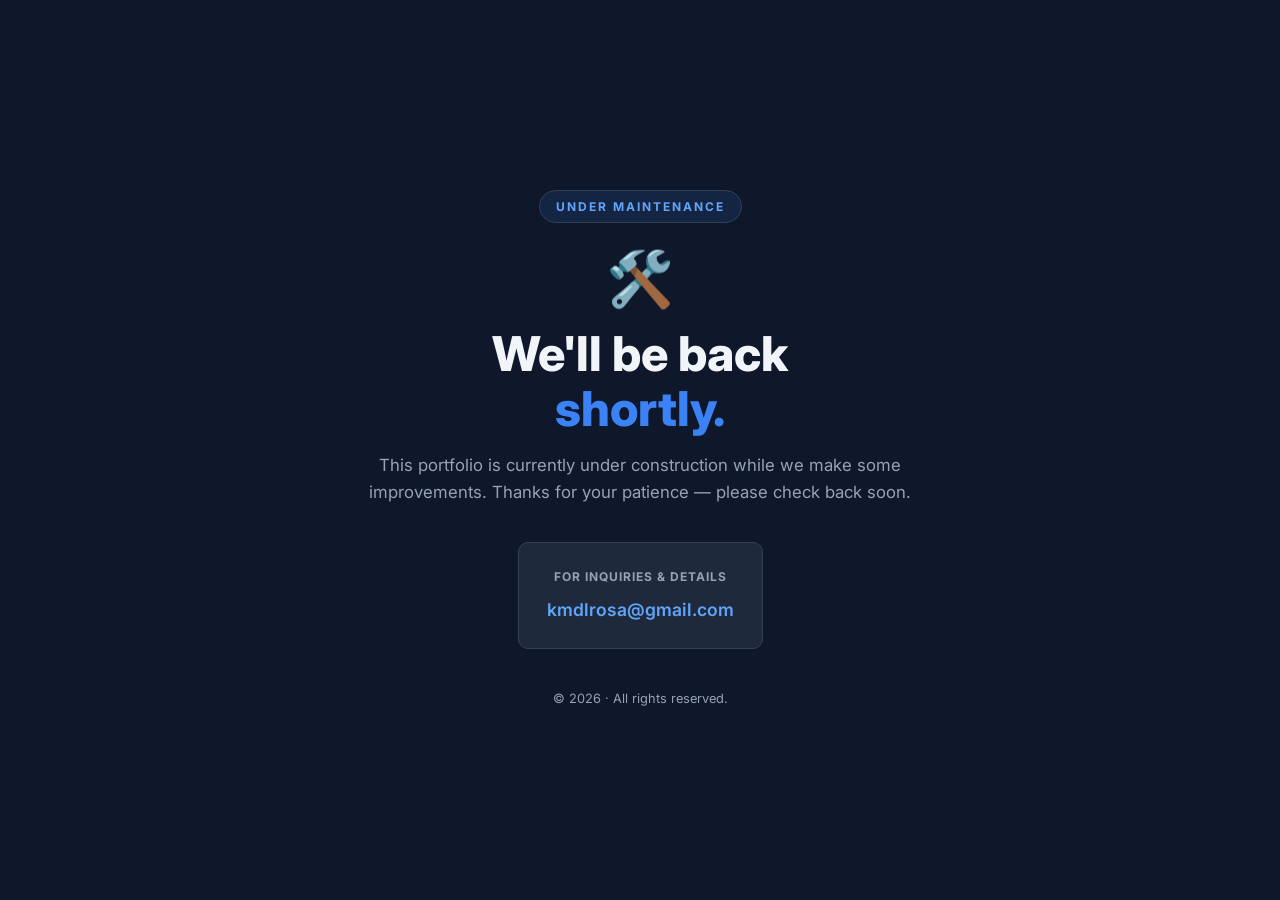
<file: portfolio-projects/index.html>
<!DOCTYPE html>
<html lang="en">

<head>
    <meta charset="UTF-8" />
    <meta name="viewport" content="width=device-width, initial-scale=1.0" />
    <title>Under Maintenance — Portfolio</title>
    <meta name="description" content="This portfolio is currently under maintenance." />
    <link rel="preconnect" href="https://fonts.googleapis.com" />
    <link href="https://fonts.googleapis.com/css2?family=Inter:wght@400;500;600;700;800&display=swap"
        rel="stylesheet" />
    <style>
        *,
        *::before,
        *::after {
            box-sizing: border-box;
            margin: 0;
            padding: 0;
        }

        :root {
            --bg: #0f172a;
            --bg2: #1e293b;
            --accent: #3b82f6;
            --accent2: #60a5fa;
            --text: #f1f5f9;
            --muted: #94a3b8;
            --border: #334155;
            --card: #1e293b;
            --radius: 10px;
            --font: 'Inter', sans-serif;
        }

        body {
            font-family: var(--font);
            background: var(--bg);
            color: var(--text);
            min-height: 100vh;
            display: flex;
            align-items: center;
            justify-content: center;
            padding: 40px 24px;
            line-height: 1.6;
        }

        .maintenance {
            text-align: center;
            max-width: 560px;
        }

        .badge {
            display: inline-block;
            background: rgba(59, 130, 246, 0.12);
            color: var(--accent2);
            border: 1px solid var(--border);
            border-radius: 999px;
            padding: 6px 16px;
            font-size: 0.75rem;
            font-weight: 700;
            letter-spacing: 2px;
            text-transform: uppercase;
            margin-bottom: 28px;
        }

        .icon {
            font-size: 3.4rem;
            line-height: 1;
            margin-bottom: 20px;
        }

        h1 {
            font-size: clamp(2rem, 5vw, 3rem);
            font-weight: 800;
            line-height: 1.15;
            margin-bottom: 16px;
        }

        h1 span {
            color: var(--accent);
        }

        p.lead {
            color: var(--muted);
            font-size: 1.05rem;
            margin-bottom: 36px;
        }

        .contact-card {
            background: var(--card);
            border: 1px solid var(--border);
            border-radius: var(--radius);
            padding: 24px 28px;
            display: inline-flex;
            flex-direction: column;
            align-items: center;
            gap: 10px;
        }

        .contact-card .label {
            font-size: 0.75rem;
            font-weight: 700;
            letter-spacing: 1px;
            color: var(--muted);
            text-transform: uppercase;
        }

        .contact-card a {
            color: var(--accent2);
            font-size: 1.1rem;
            font-weight: 600;
            text-decoration: none;
        }

        .contact-card a:hover {
            text-decoration: underline;
        }

        footer {
            margin-top: 40px;
            color: var(--muted);
            font-size: 0.8rem;
        }
    </style>
</head>

<body>
    <main class="maintenance">
        <span class="badge">Under Maintenance</span>
        <div class="icon">🛠️</div>
        <h1>We'll be back<br><span>shortly.</span></h1>
        <p class="lead">
            This portfolio is currently under construction while we make some
            improvements. Thanks for your patience — please check back soon.
        </p>
        <div class="contact-card">
            <span class="label">For inquiries &amp; details</span>
            <a href="mailto:kmdlrosa@gmail.com">kmdlrosa@gmail.com</a>
        </div>
        <footer>&copy; 2026 · All rights reserved.</footer>
    </main>
</body>

</html>
</file>
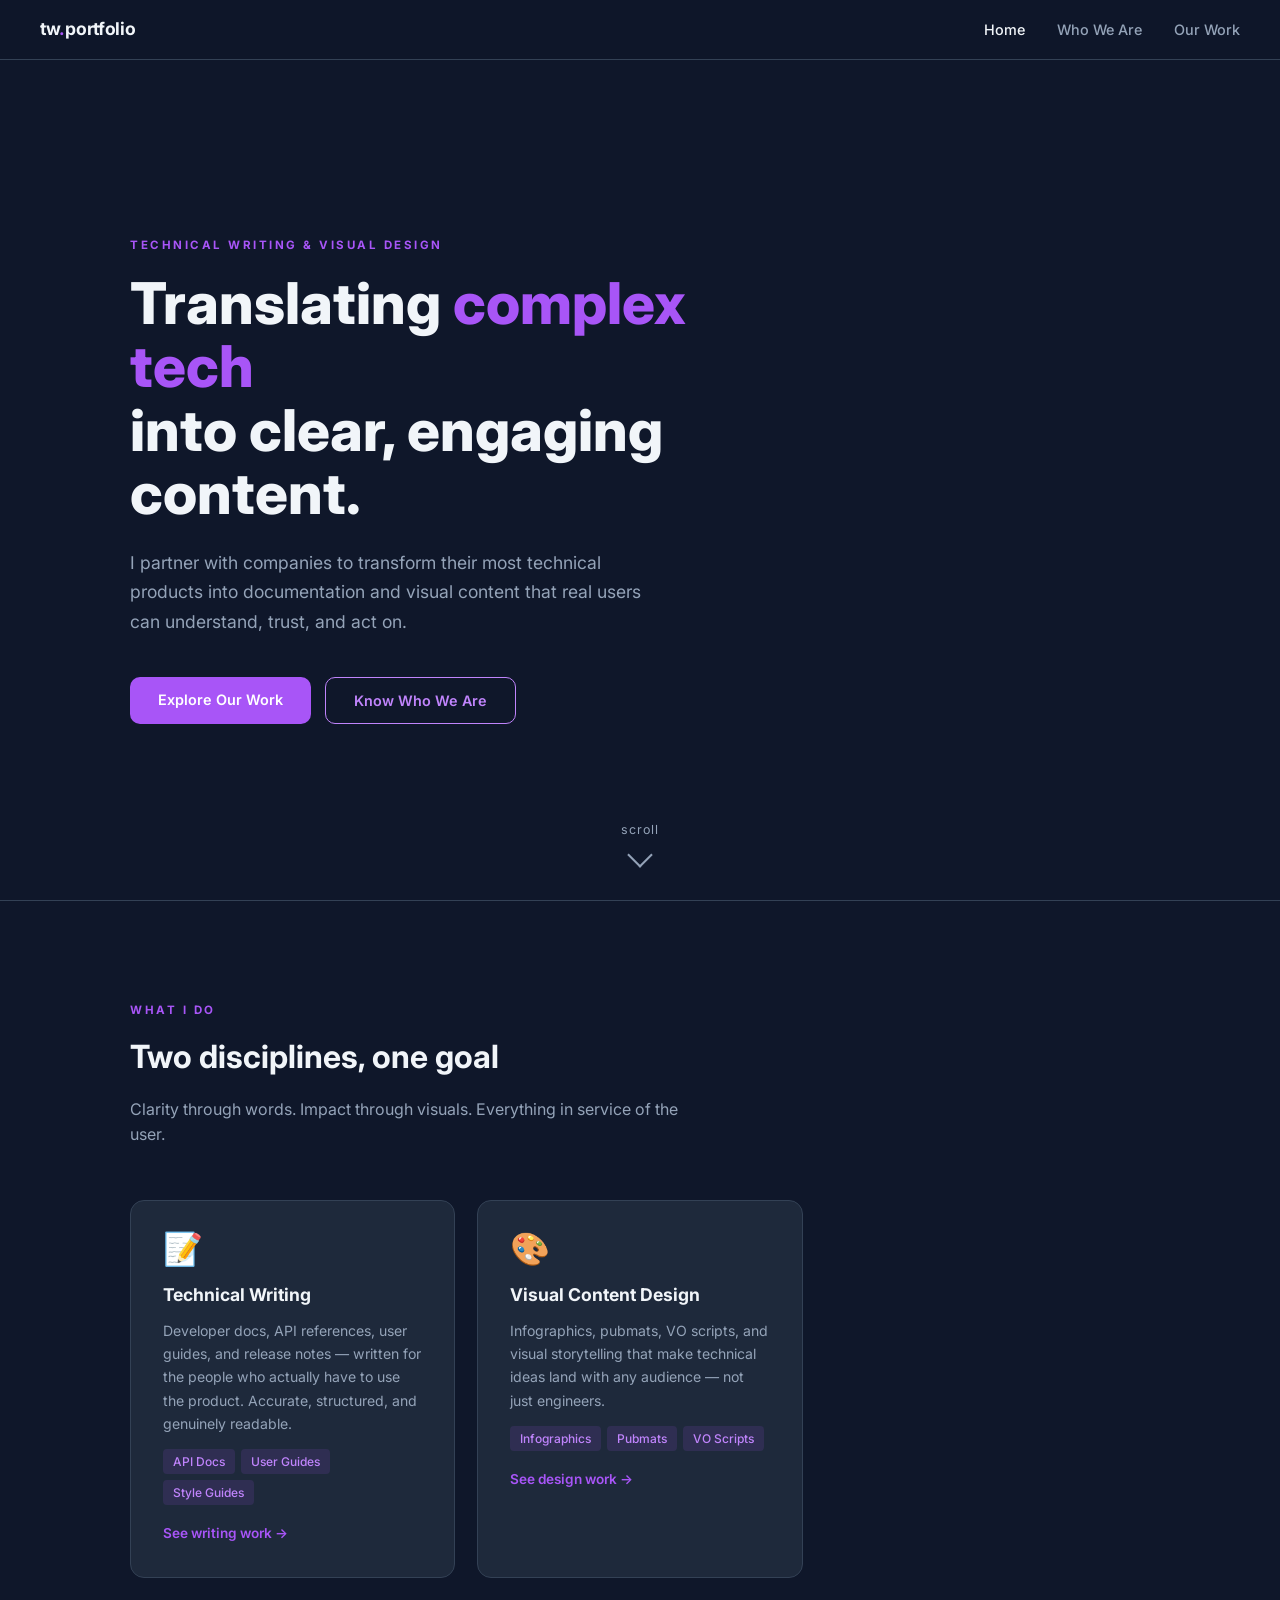
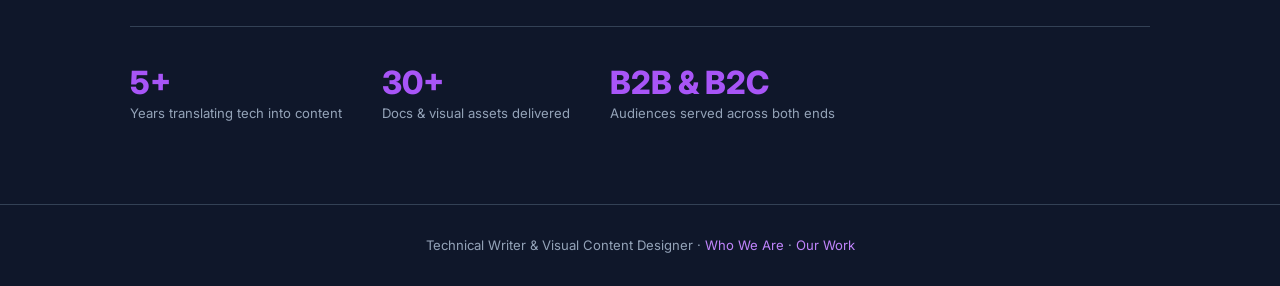
<file: portfolio-projects/09-writing-and-design/index.html>
<!DOCTYPE html>
<html lang="en">

<head>
    <meta charset="UTF-8" />
    <meta name="viewport" content="width=device-width, initial-scale=1.0" />
    <title>Technical Writer & Visual Content Designer</title>
    <link rel="preconnect" href="https://fonts.googleapis.com" />
    <link href="https://fonts.googleapis.com/css2?family=Inter:wght@400;500;600;700;800&display=swap"
        rel="stylesheet" />
    <link rel="stylesheet" href="style.css" />
</head>

<body>

    <nav>
        <div class="nav-logo" onclick="window.location='index.html'">tw<span>.</span>portfolio</div>
        <div class="nav-links">
            <a href="index.html" class="active">Home</a>
            <a href="who-we-are.html">Who We Are</a>
            <a href="explore-our-work.html">Our Work</a>
        </div>
    </nav>

    <!-- ── Hero ── -->
    <div class="hero">
        <div class="hero-content">
            <p class="hero-eyebrow">Technical Writing &amp; Visual Design</p>
            <h1 class="hero-title">
                Translating <span>complex tech</span><br>
                into clear, engaging<br>
                content.
            </h1>
            <p class="hero-subtitle">
                I partner with companies to transform their most technical products into documentation and visual
                content
                that real users can understand, trust, and act on.
            </p>
            <div class="hero-cta">
                <a href="explore-our-work.html" class="btn btn-primary">Explore Our Work</a>
                <a href="who-we-are.html" class="btn btn-outline">Know Who We Are</a>
            </div>
        </div>
        <div class="hero-scroll">
            <span>scroll</span>
            <div class="arrow"></div>
        </div>
    </div>

    <hr class="divider" />

    <!-- ── What I Do strip ── -->
    <section>
        <p class="section-label">What I Do</p>
        <h2 class="section-title">Two disciplines, one goal</h2>
        <p class="section-sub">Clarity through words. Impact through visuals. Everything in service of the user.</p>

        <div class="service-grid">
            <div class="card">
                <div class="card-icon">📝</div>
                <h3>Technical Writing</h3>
                <p>
                    Developer docs, API references, user guides, and release notes — written for the people who
                    actually have to use the product. Accurate, structured, and genuinely readable.
                </p>
                <div class="tag-row">
                    <span class="tag">API Docs</span>
                    <span class="tag">User Guides</span>
                    <span class="tag">Style Guides</span>
                </div>
                <a href="explore-our-work.html#technical-writing" class="link-arrow">See writing work →</a>
            </div>

            <div class="card">
                <div class="card-icon">🎨</div>
                <h3>Visual Content Design</h3>
                <p>
                    Infographics, pubmats, VO scripts, and visual storytelling that make technical ideas land with
                    any audience — not just engineers.
                </p>
                <div class="tag-row">
                    <span class="tag">Infographics</span>
                    <span class="tag">Pubmats</span>
                    <span class="tag">VO Scripts</span>
                </div>
                <a href="explore-our-work.html#visual-content" class="link-arrow">See design work →</a>
            </div>
        </div>

        <div class="stat-strip">
            <div class="stat-item">
                <div class="stat-num">5+</div>
                <div class="stat-label">Years translating tech into content</div>
            </div>
            <div class="stat-item">
                <div class="stat-num">30+</div>
                <div class="stat-label">Docs &amp; visual assets delivered</div>
            </div>
            <div class="stat-item">
                <div class="stat-num">B2B &amp; B2C</div>
                <div class="stat-label">Audiences served across both ends</div>
            </div>
        </div>
    </section>

    <footer>
        <p>Technical Writer &amp; Visual Content Designer · <a href="who-we-are.html">Who We Are</a> · <a
                href="explore-our-work.html">Our Work</a></p>
    </footer>

</body>

</html>
</file>
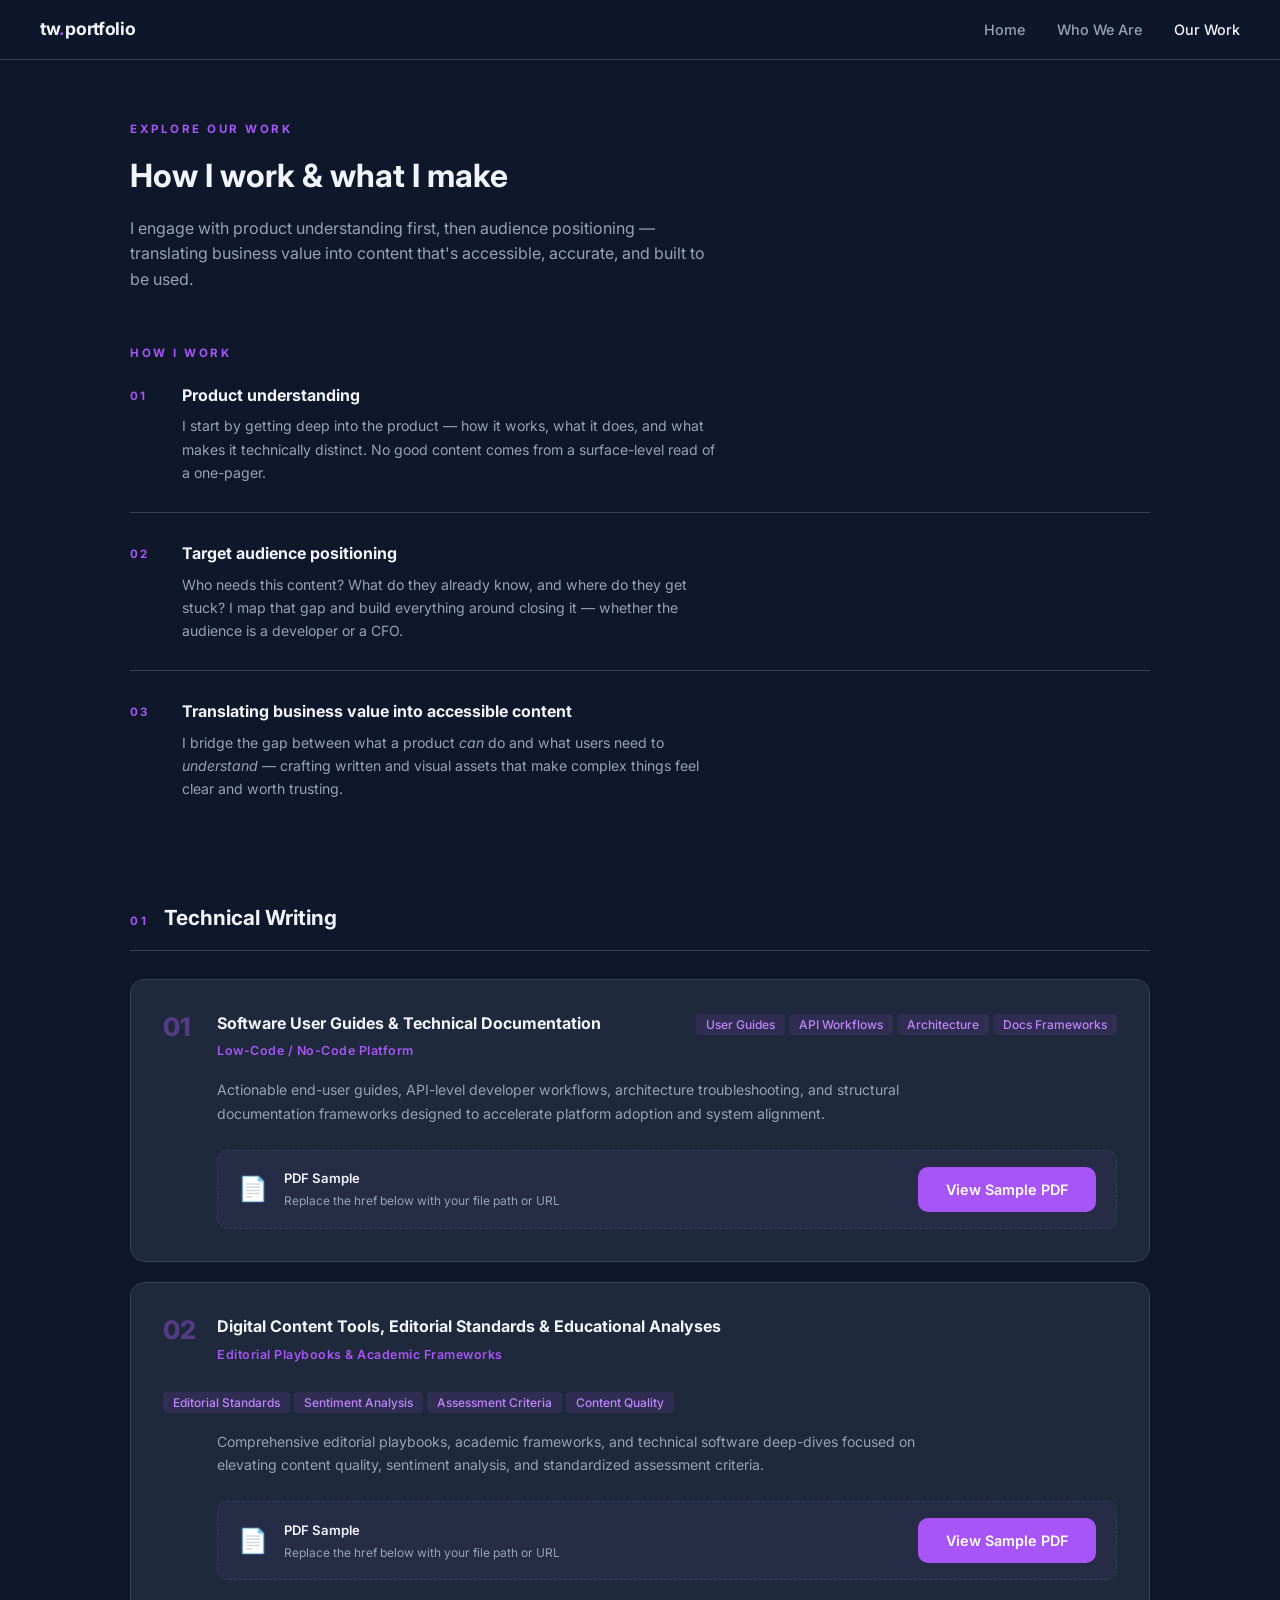
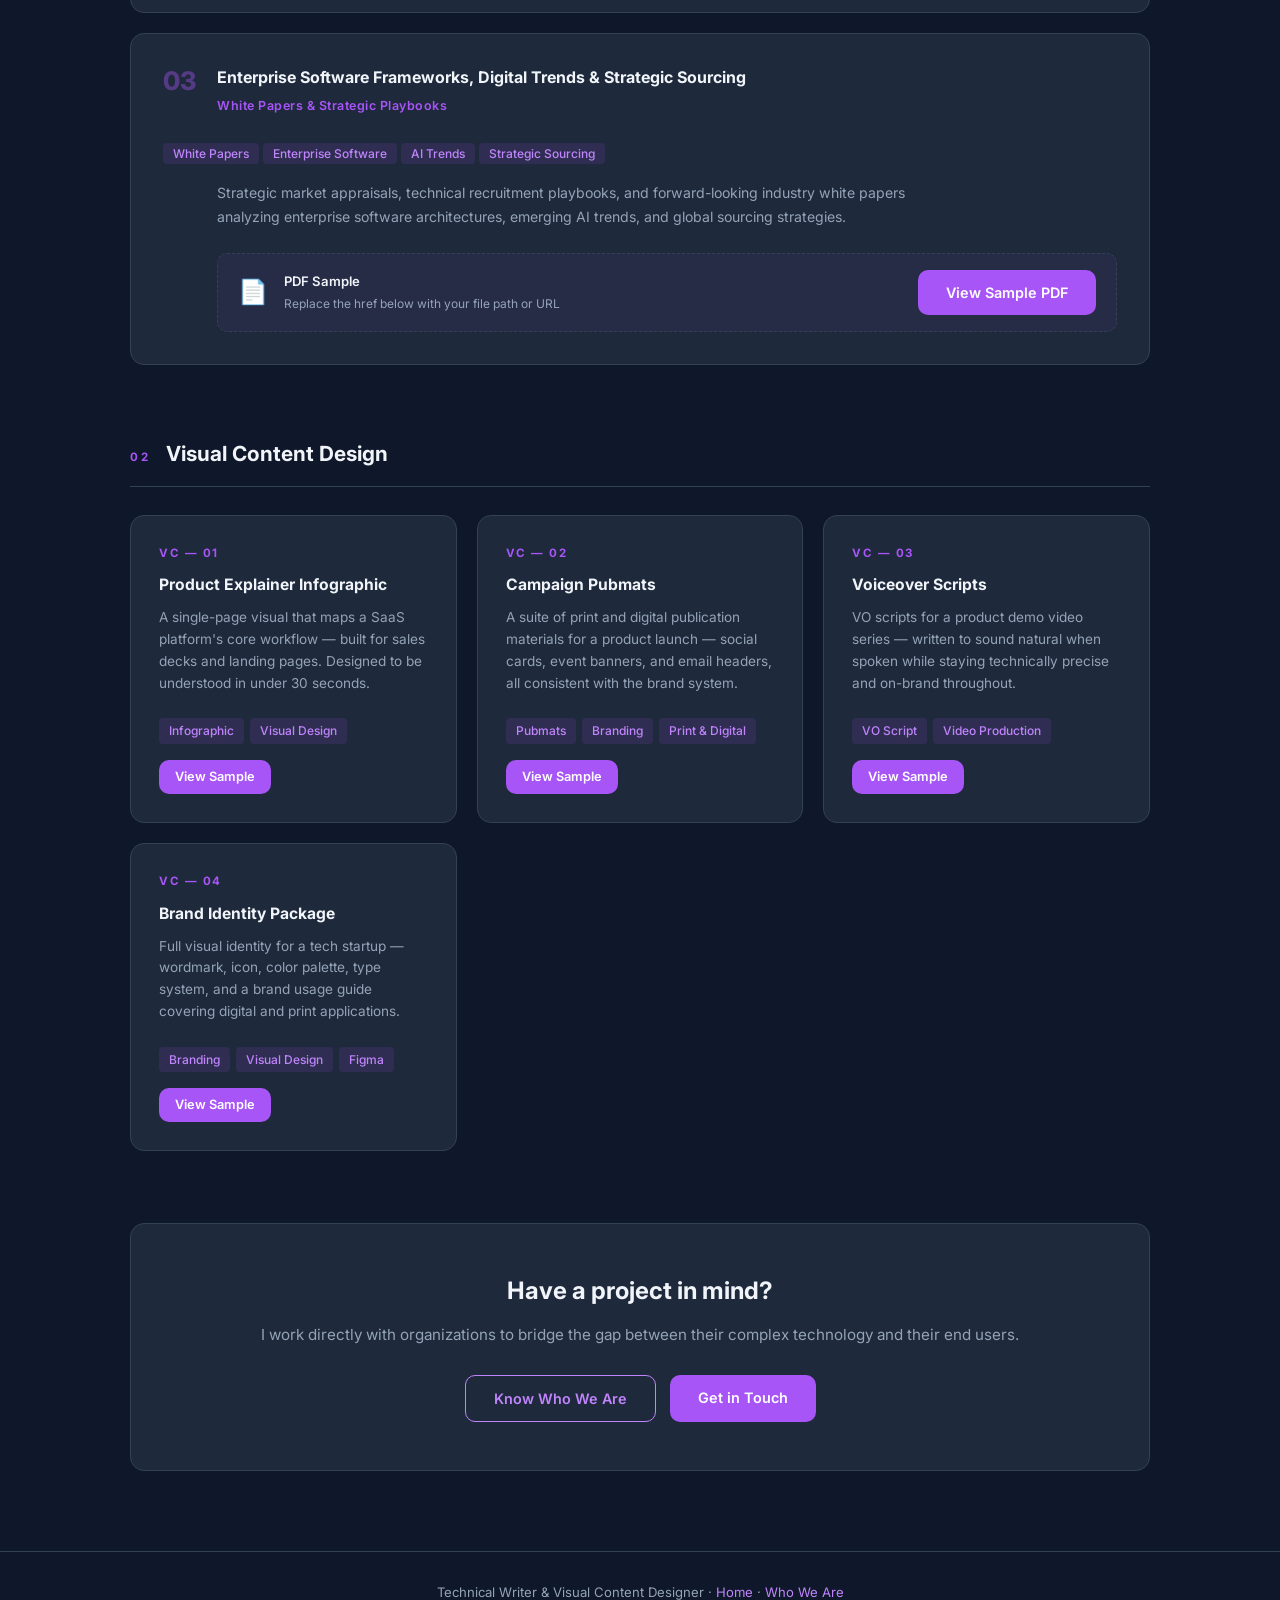
<file: portfolio-projects/09-writing-and-design/explore-our-work.html>
<!DOCTYPE html>
<html lang="en">

<head>
    <meta charset="UTF-8" />
    <meta name="viewport" content="width=device-width, initial-scale=1.0" />
    <title>Explore Our Work — Technical Writer & Visual Content Designer</title>
    <link rel="preconnect" href="https://fonts.googleapis.com" />
    <link href="https://fonts.googleapis.com/css2?family=Inter:wght@400;500;600;700;800&display=swap"
        rel="stylesheet" />
    <link rel="stylesheet" href="style.css" />
    <style>
        /* ── Process steps ── */
        .process-steps {
            display: flex;
            flex-direction: column;
            gap: 0;
            margin-bottom: 72px;
        }

        .process-step {
            display: flex;
            gap: 24px;
            align-items: flex-start;
            padding: 28px 0;
            border-bottom: 1px solid var(--border);
        }

        .process-step:first-child {
            padding-top: 0;
        }

        .process-step:last-child {
            border-bottom: none;
        }

        .step-num {
            font-size: 0.72rem;
            font-weight: 700;
            letter-spacing: 2px;
            color: var(--accent);
            text-transform: uppercase;
            min-width: 28px;
            padding-top: 4px;
        }

        .step-body h3 {
            font-size: 1rem;
            font-weight: 700;
            margin-bottom: 6px;
        }

        .step-body p {
            color: var(--muted);
            font-size: 0.88rem;
            line-height: 1.65;
            max-width: 540px;
        }

        /* ── Work type section header ── */
        .work-section-header {
            display: flex;
            align-items: baseline;
            gap: 16px;
            margin-bottom: 28px;
            padding-bottom: 16px;
            border-bottom: 1px solid var(--border);
        }

        .work-section-header h3 {
            font-size: 1.3rem;
            font-weight: 700;
        }

        .work-section-header .section-label {
            margin-bottom: 0;
        }

        /* ── Work card grid ── */
        .work-grid {
            display: grid;
            grid-template-columns: repeat(auto-fill, minmax(290px, 1fr));
            gap: 20px;
            margin-bottom: 72px;
        }

        .work-card {
            background: var(--card);
            border: 1px solid var(--border);
            border-radius: 14px;
            padding: 28px;
            display: flex;
            flex-direction: column;
            gap: 10px;
            transition: border-color .2s, transform .2s;
        }

        .work-card:hover {
            border-color: var(--accent);
            transform: translateY(-3px);
        }

        .work-card .card-num {
            font-size: 0.72rem;
            font-weight: 700;
            letter-spacing: 1.5px;
            color: var(--accent);
        }

        .work-card h4 {
            font-size: 0.98rem;
            font-weight: 700;
        }

        .work-card p {
            color: var(--muted);
            font-size: 0.85rem;
            line-height: 1.6;
            flex: 1;
        }

        .work-card .card-actions {
            display: flex;
            gap: 10px;
            margin-top: 6px;
        }

        .work-card .btn {
            padding: 7px 16px;
            font-size: 0.8rem;
        }

        /* ── TW Category blocks ── */
        .tw-category {
            background: var(--card);
            border: 1px solid var(--border);
            border-radius: 14px;
            padding: 32px;
            margin-bottom: 20px;
            transition: border-color .2s;
        }

        .tw-category:hover {
            border-color: var(--accent);
        }

        .tw-cat-header {
            display: flex;
            justify-content: space-between;
            align-items: flex-start;
            gap: 24px;
            margin-bottom: 16px;
            flex-wrap: wrap;
        }

        .tw-cat-meta {
            display: flex;
            gap: 18px;
            align-items: flex-start;
        }

        .tw-cat-num {
            font-size: 1.6rem;
            font-weight: 800;
            color: var(--accent);
            opacity: 0.4;
            line-height: 1;
            min-width: 36px;
            padding-top: 2px;
        }

        .tw-cat-meta h4 {
            font-size: 1rem;
            font-weight: 700;
            line-height: 1.4;
            margin-bottom: 4px;
        }

        .tw-cat-sub {
            font-size: 0.78rem;
            color: var(--accent);
            font-weight: 600;
            letter-spacing: 0.5px;
        }

        .tw-cat-summary {
            color: var(--muted);
            font-size: 0.88rem;
            line-height: 1.7;
            max-width: 760px;
            margin-bottom: 24px;
            padding-left: 54px;
        }

        /* ── PDF slot ── */
        .pdf-slot {
            display: flex;
            align-items: center;
            gap: 16px;
            background: rgba(168, 85, 247, 0.06);
            border: 1px dashed var(--border);
            border-radius: 10px;
            padding: 16px 20px;
            margin-left: 54px;
            transition: border-color .2s, background .2s;
        }

        .pdf-slot:has(.pdf-btn:hover) {
            border-color: var(--accent);
            background: rgba(168, 85, 247, 0.1);
        }

        .pdf-icon {
            font-size: 1.5rem;
            flex-shrink: 0;
        }

        .pdf-info {
            display: flex;
            flex-direction: column;
            gap: 2px;
            flex: 1;
        }

        .pdf-label {
            font-size: 0.82rem;
            font-weight: 600;
            color: var(--text);
        }

        .pdf-hint {
            font-size: 0.75rem;
            color: var(--muted);
        }

        .pdf-btn {
            flex-shrink: 0;
        }

        @media (max-width: 640px) {
            .tw-cat-header {
                flex-direction: column;
            }

            .tw-cat-summary,
            .pdf-slot {
                margin-left: 0;
                padding-left: 16px;
            }
        }

        /* ── CTA strip ── */
        .cta-strip {
            background: var(--card);
            border: 1px solid var(--border);
            border-radius: 14px;
            padding: 48px 40px;
            text-align: center;
            margin-top: 20px;
        }

        .cta-strip h3 {
            font-size: 1.5rem;
            font-weight: 700;
            margin-bottom: 12px;
        }

        .cta-strip p {
            color: var(--muted);
            margin-bottom: 28px;
            font-size: 0.95rem;
        }

        .cta-strip .hero-cta {
            justify-content: center;
        }
    </style>
</head>

<body>

    <nav>
        <div class="nav-logo" onclick="window.location='index.html'">tw<span>.</span>portfolio</div>
        <div class="nav-links">
            <a href="index.html">Home</a>
            <a href="who-we-are.html">Who We Are</a>
            <a href="explore-our-work.html" class="active">Our Work</a>
        </div>
    </nav>

    <section style="padding-top: 120px;">
        <p class="section-label">Explore Our Work</p>
        <h2 class="section-title">How I work &amp; what I make</h2>
        <p class="section-sub">
            I engage with product understanding first, then audience positioning — translating business value
            into content that's accessible, accurate, and built to be used.
        </p>

        <!-- ── How I Work ── -->
        <p class="section-label" style="margin-bottom: 20px;">How I work</p>
        <div class="process-steps">
            <div class="process-step">
                <span class="step-num">01</span>
                <div class="step-body">
                    <h3>Product understanding</h3>
                    <p>I start by getting deep into the product — how it works, what it does, and what makes it
                        technically distinct. No good content comes from a surface-level read of a one-pager.</p>
                </div>
            </div>
            <div class="process-step">
                <span class="step-num">02</span>
                <div class="step-body">
                    <h3>Target audience positioning</h3>
                    <p>Who needs this content? What do they already know, and where do they get stuck? I map that
                        gap and build everything around closing it — whether the audience is a developer or a CFO.</p>
                </div>
            </div>
            <div class="process-step">
                <span class="step-num">03</span>
                <div class="step-body">
                    <h3>Translating business value into accessible content</h3>
                    <p>I bridge the gap between what a product <em>can</em> do and what users need to
                        <em>understand</em>
                        — crafting written and visual assets that make complex things feel clear and worth trusting.
                    </p>
                </div>
            </div>
        </div>

        <!-- ── Technical Writing ── -->
        <div id="technical-writing" class="work-section-header">
            <p class="section-label">01</p>
            <h3>Technical Writing</h3>
        </div>

        <!-- Category 1 -->
        <div class="tw-category">
            <div class="tw-cat-header">
                <div class="tw-cat-meta">
                    <span class="tw-cat-num">01</span>
                    <div>
                        <h4>Software User Guides &amp; Technical Documentation</h4>
                        <span class="tw-cat-sub">Low-Code / No-Code Platform</span>
                    </div>
                </div>
                <div class="tw-cat-tags">
                    <span class="tag">User Guides</span>
                    <span class="tag">API Workflows</span>
                    <span class="tag">Architecture</span>
                    <span class="tag">Docs Frameworks</span>
                </div>
            </div>
            <p class="tw-cat-summary">
                Actionable end-user guides, API-level developer workflows, architecture troubleshooting, and structural
                documentation frameworks designed to accelerate platform adoption and system alignment.
            </p>
            <div class="pdf-slot">
                <span class="pdf-icon">📄</span>
                <div class="pdf-info">
                    <span class="pdf-label">PDF Sample</span>
                    <span class="pdf-hint">Replace the href below with your file path or URL</span>
                </div>
                <a href="#" class="btn btn-primary pdf-btn">View Sample PDF</a>
            </div>
        </div>

        <!-- Category 2 -->
        <div class="tw-category">
            <div class="tw-cat-header">
                <div class="tw-cat-meta">
                    <span class="tw-cat-num">02</span>
                    <div>
                        <h4>Digital Content Tools, Editorial Standards &amp; Educational Analyses</h4>
                        <span class="tw-cat-sub">Editorial Playbooks &amp; Academic Frameworks</span>
                    </div>
                </div>
                <div class="tw-cat-tags">
                    <span class="tag">Editorial Standards</span>
                    <span class="tag">Sentiment Analysis</span>
                    <span class="tag">Assessment Criteria</span>
                    <span class="tag">Content Quality</span>
                </div>
            </div>
            <p class="tw-cat-summary">
                Comprehensive editorial playbooks, academic frameworks, and technical software deep-dives focused on
                elevating content quality, sentiment analysis, and standardized assessment criteria.
            </p>
            <div class="pdf-slot">
                <span class="pdf-icon">📄</span>
                <div class="pdf-info">
                    <span class="pdf-label">PDF Sample</span>
                    <span class="pdf-hint">Replace the href below with your file path or URL</span>
                </div>
                <a href="#" class="btn btn-primary pdf-btn">View Sample PDF</a>
            </div>
        </div>

        <!-- Category 3 -->
        <div class="tw-category" style="margin-bottom: 72px;">
            <div class="tw-cat-header">
                <div class="tw-cat-meta">
                    <span class="tw-cat-num">03</span>
                    <div>
                        <h4>Enterprise Software Frameworks, Digital Trends &amp; Strategic Sourcing</h4>
                        <span class="tw-cat-sub">White Papers &amp; Strategic Playbooks</span>
                    </div>
                </div>
                <div class="tw-cat-tags">
                    <span class="tag">White Papers</span>
                    <span class="tag">Enterprise Software</span>
                    <span class="tag">AI Trends</span>
                    <span class="tag">Strategic Sourcing</span>
                </div>
            </div>
            <p class="tw-cat-summary">
                Strategic market appraisals, technical recruitment playbooks, and forward-looking industry white papers
                analyzing enterprise software architectures, emerging AI trends, and global sourcing strategies.
            </p>
            <div class="pdf-slot">
                <span class="pdf-icon">📄</span>
                <div class="pdf-info">
                    <span class="pdf-label">PDF Sample</span>
                    <span class="pdf-hint">Replace the href below with your file path or URL</span>
                </div>
                <a href="#" class="btn btn-primary pdf-btn">View Sample PDF</a>
            </div>
        </div>

        <!-- ── Visual Content ── -->
        <div id="visual-content" class="work-section-header">
            <p class="section-label">02</p>
            <h3>Visual Content Design</h3>
        </div>

        <div class="work-grid">
            <div class="work-card">
                <div class="card-num">VC — 01</div>
                <h4>Product Explainer Infographic</h4>
                <p>A single-page visual that maps a SaaS platform's core workflow — built for sales decks and
                    landing pages. Designed to be understood in under 30 seconds.</p>
                <div class="tag-row">
                    <span class="tag">Infographic</span>
                    <span class="tag">Visual Design</span>
                </div>
                <div class="card-actions">
                    <a href="#" class="btn btn-primary">View Sample</a>
                </div>
            </div>

            <div class="work-card">
                <div class="card-num">VC — 02</div>
                <h4>Campaign Pubmats</h4>
                <p>A suite of print and digital publication materials for a product launch — social cards,
                    event banners, and email headers, all consistent with the brand system.</p>
                <div class="tag-row">
                    <span class="tag">Pubmats</span>
                    <span class="tag">Branding</span>
                    <span class="tag">Print &amp; Digital</span>
                </div>
                <div class="card-actions">
                    <a href="#" class="btn btn-primary">View Sample</a>
                </div>
            </div>

            <div class="work-card">
                <div class="card-num">VC — 03</div>
                <h4>Voiceover Scripts</h4>
                <p>VO scripts for a product demo video series — written to sound natural when spoken while
                    staying technically precise and on-brand throughout.</p>
                <div class="tag-row">
                    <span class="tag">VO Script</span>
                    <span class="tag">Video Production</span>
                </div>
                <div class="card-actions">
                    <a href="#" class="btn btn-primary">View Sample</a>
                </div>
            </div>

            <div class="work-card">
                <div class="card-num">VC — 04</div>
                <h4>Brand Identity Package</h4>
                <p>Full visual identity for a tech startup — wordmark, icon, color palette, type system, and
                    a brand usage guide covering digital and print applications.</p>
                <div class="tag-row">
                    <span class="tag">Branding</span>
                    <span class="tag">Visual Design</span>
                    <span class="tag">Figma</span>
                </div>
                <div class="card-actions">
                    <a href="#" class="btn btn-primary">View Sample</a>
                </div>
            </div>
        </div>

        <!-- ── CTA ── -->
        <div class="cta-strip">
            <h3>Have a project in mind?</h3>
            <p>I work directly with organizations to bridge the gap between their complex technology and their end
                users.</p>
            <div class="hero-cta">
                <a href="who-we-are.html" class="btn btn-outline">Know Who We Are</a>
                <a href="mailto:you@example.com" class="btn btn-primary">Get in Touch</a>
            </div>
        </div>
    </section>

    <footer>
        <p>Technical Writer &amp; Visual Content Designer · <a href="index.html">Home</a> · <a
                href="who-we-are.html">Who We Are</a></p>
    </footer>

</body>

</html>
</file>
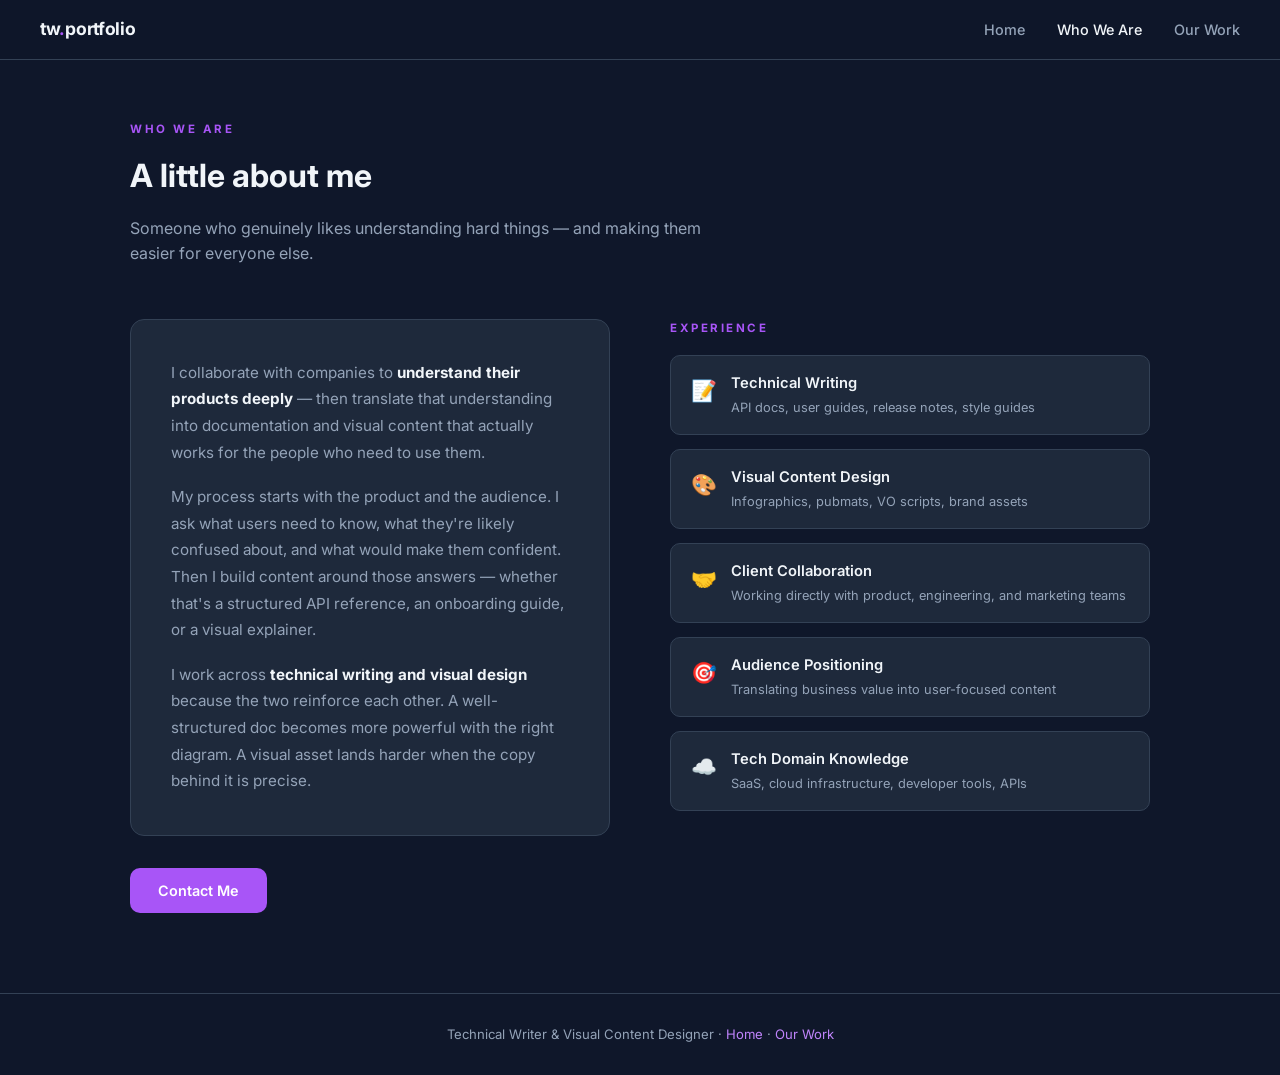
<file: portfolio-projects/09-writing-and-design/who-we-are.html>
<!DOCTYPE html>
<html lang="en">

<head>
    <meta charset="UTF-8" />
    <meta name="viewport" content="width=device-width, initial-scale=1.0" />
    <title>Who We Are — Technical Writer & Visual Content Designer</title>
    <link rel="preconnect" href="https://fonts.googleapis.com" />
    <link href="https://fonts.googleapis.com/css2?family=Inter:wght@400;500;600;700;800&display=swap"
        rel="stylesheet" />
    <link rel="stylesheet" href="style.css" />
    <style>
        .bio-block {
            background: var(--card);
            border: 1px solid var(--border);
            border-radius: 14px;
            padding: 40px;
        }

        .bio-block p {
            color: var(--muted);
            margin-bottom: 18px;
            font-size: 0.95rem;
            line-height: 1.75;
        }

        .bio-block p:last-child {
            margin-bottom: 0;
        }

        .bio-block strong {
            color: var(--text);
        }

        .exp-list {
            list-style: none;
            display: flex;
            flex-direction: column;
            gap: 14px;
            margin-top: 0;
        }

        .exp-list li {
            display: flex;
            gap: 14px;
            align-items: flex-start;
            background: var(--card);
            border: 1px solid var(--border);
            border-radius: var(--radius);
            padding: 16px 20px;
        }

        .exp-icon {
            font-size: 1.3rem;
            flex-shrink: 0;
            margin-top: 2px;
        }

        .exp-title {
            font-size: 0.92rem;
            font-weight: 600;
            margin-bottom: 2px;
        }

        .exp-label {
            font-size: 0.8rem;
            color: var(--muted);
        }
    </style>
</head>

<body>

    <nav>
        <div class="nav-logo" onclick="window.location='index.html'">tw<span>.</span>portfolio</div>
        <div class="nav-links">
            <a href="index.html">Home</a>
            <a href="who-we-are.html" class="active">Who We Are</a>
            <a href="explore-our-work.html">Our Work</a>
        </div>
    </nav>

    <section style="padding-top: 120px;">
        <p class="section-label">Who We Are</p>
        <h2 class="section-title">A little about me</h2>
        <p class="section-sub">
            Someone who genuinely likes understanding hard things — and making them easier for everyone else.
        </p>

        <div class="two-col">

            <!-- Left: bio -->
            <div>
                <div class="bio-block">
                    <p>
                        I collaborate with companies to <strong>understand their products deeply</strong> — then
                        translate
                        that understanding into documentation and visual content that actually works for the people who
                        need to use them.
                    </p>
                    <p>
                        My process starts with the product and the audience. I ask what users need to know, what they're
                        likely confused about, and what would make them confident. Then I build content around those
                        answers —
                        whether that's a structured API reference, an onboarding guide, or a visual explainer.
                    </p>
                    <p>
                        I work across <strong>technical writing and visual design</strong> because the two reinforce
                        each other.
                        A well-structured doc becomes more powerful with the right diagram. A visual asset lands harder
                        when
                        the copy behind it is precise.
                    </p>
                </div>

                <div style="margin-top: 32px;">
                    <a href="index.html#contact" class="btn btn-primary">Contact Me</a>
                </div>
            </div>

            <!-- Right: experience -->
            <div>
                <p class="section-label" style="margin-bottom: 18px;">Experience</p>
                <ul class="exp-list">
                    <li>
                        <span class="exp-icon">📝</span>
                        <div>
                            <div class="exp-title">Technical Writing</div>
                            <div class="exp-label">API docs, user guides, release notes, style guides</div>
                        </div>
                    </li>
                    <li>
                        <span class="exp-icon">🎨</span>
                        <div>
                            <div class="exp-title">Visual Content Design</div>
                            <div class="exp-label">Infographics, pubmats, VO scripts, brand assets</div>
                        </div>
                    </li>
                    <li>
                        <span class="exp-icon">🤝</span>
                        <div>
                            <div class="exp-title">Client Collaboration</div>
                            <div class="exp-label">Working directly with product, engineering, and marketing teams</div>
                        </div>
                    </li>
                    <li>
                        <span class="exp-icon">🎯</span>
                        <div>
                            <div class="exp-title">Audience Positioning</div>
                            <div class="exp-label">Translating business value into user-focused content</div>
                        </div>
                    </li>
                    <li>
                        <span class="exp-icon">☁️</span>
                        <div>
                            <div class="exp-title">Tech Domain Knowledge</div>
                            <div class="exp-label">SaaS, cloud infrastructure, developer tools, APIs</div>
                        </div>
                    </li>
                </ul>
            </div>

        </div>
    </section>

    <footer>
        <p>Technical Writer &amp; Visual Content Designer · <a href="index.html">Home</a> · <a
                href="explore-our-work.html">Our Work</a></p>
    </footer>

</body>

</html>
</file>
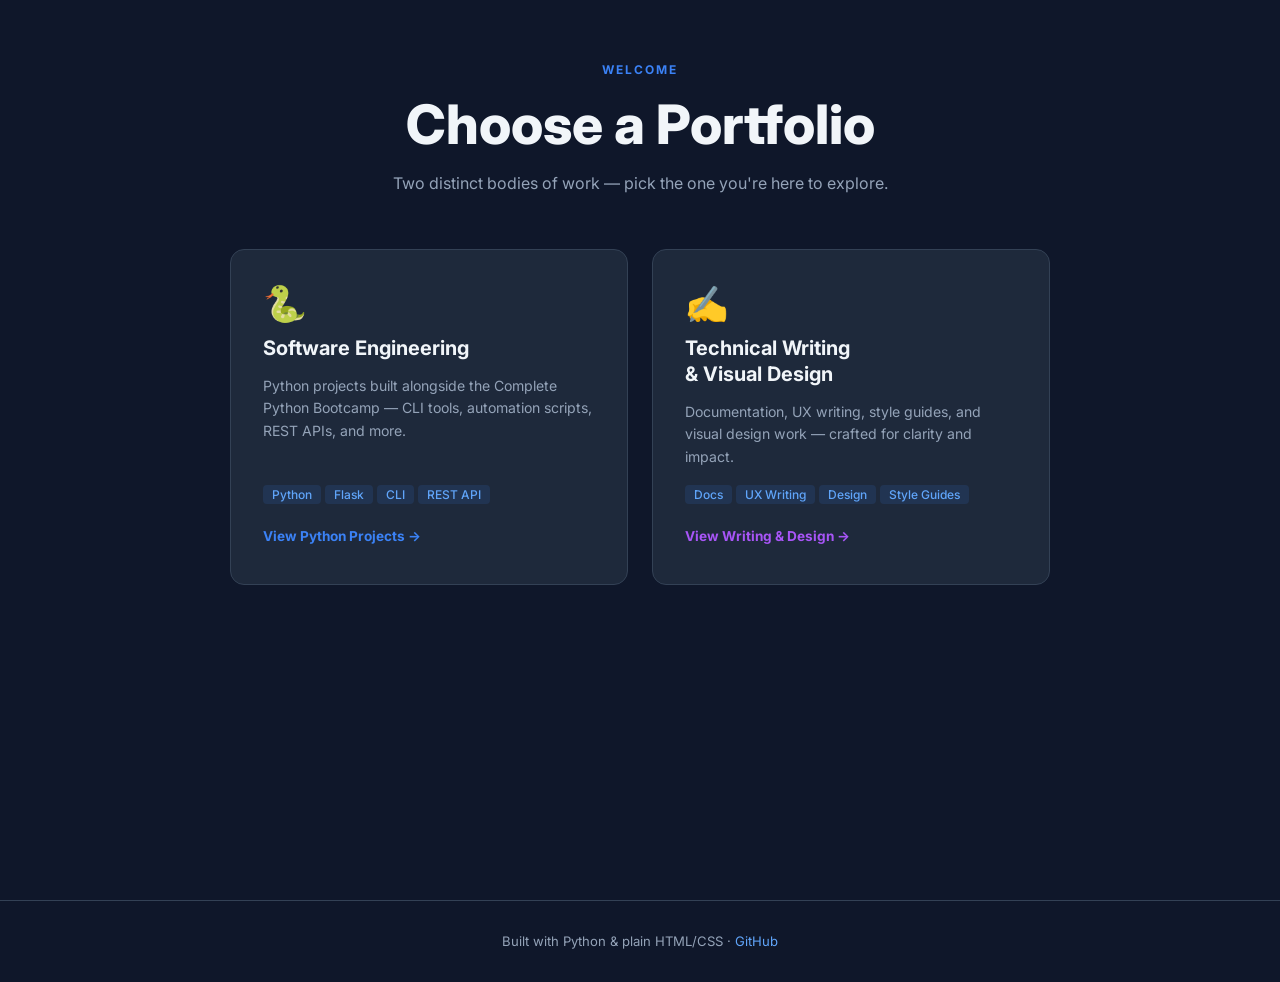
<file: portfolio-projects/00-portfolio-website/mockup/mockup.html>
<!DOCTYPE html>
<html lang="en">

<head>
    <meta charset="UTF-8" />
    <meta name="viewport" content="width=device-width, initial-scale=1.0" />
    <title>Portfolio — Mockup</title>
    <link rel="preconnect" href="https://fonts.googleapis.com" />
    <link href="https://fonts.googleapis.com/css2?family=Inter:wght@400;500;600;700;800&display=swap"
        rel="stylesheet" />
    <link rel="stylesheet" href="style.css" />
</head>

<body>

    <!-- ═══════════════════════════════════════════ NAV ═══ -->
    <nav id="main-nav" style="display:none;">
        <div class="nav-logo" onclick="showPage('landing', null); resetNav();" style="cursor:pointer;">
            dev<span>.</span>portfolio</div>
        <div class="nav-links" id="nav-python">
            <a href="#" class="active" onclick="showPage('home', this)">Home</a>
            <a href="#" onclick="showPage('about', this)">About</a>
            <a href="#" onclick="showPage('projects', this)">Projects</a>
            <a href="#" onclick="showPage('contact', this)">Contact</a>
        </div>
        <div class="nav-links" id="nav-tw" style="display:none;">
            <a href="#" class="active" onclick="showPage('tw-home', this)">Home</a>
            <a href="#" onclick="showPage('tw-work', this)">Work</a>
            <a href="#" onclick="showPage('contact', this)">Contact</a>
        </div>
    </nav>

    <!-- ═══════════════════════════ PAGE: LANDING CHOOSER ═══ -->
    <div id="page-landing" class="page active landing-page">
        <div class="landing-inner">
            <p class="landing-label">Welcome</p>
            <h1 class="landing-title">Choose a Portfolio</h1>
            <p class="landing-sub">Two distinct bodies of work — pick the one you're here to explore.</p>
            <div class="chooser-grid">
                <!-- Python / Software card -->
                <div class="chooser-card" onclick="enterPortfolio('python')">
                    <div class="chooser-icon">🐍</div>
                    <h2>Software Engineering</h2>
                    <p>Python projects built alongside the Complete Python Bootcamp — CLI tools, automation scripts,
                        REST APIs, and more.</p>
                    <div class="chooser-tags">
                        <span class="tag">Python</span>
                        <span class="tag">Flask</span>
                        <span class="tag">CLI</span>
                        <span class="tag">REST API</span>
                    </div>
                    <span class="chooser-cta">View Python Projects →</span>
                </div>
                <!-- Technical Writing / Design card -->
                <div class="chooser-card" onclick="window.location='../../09-writing-and-design/index.html'">
                    <div class="chooser-icon">✍️</div>
                    <h2>Technical Writing<br>&amp; Visual Design</h2>
                    <p>Documentation, UX writing, style guides, and visual design work — crafted for clarity and impact.
                    </p>
                    <div class="chooser-tags">
                        <span class="tag">Docs</span>
                        <span class="tag">UX Writing</span>
                        <span class="tag">Design</span>
                        <span class="tag">Style Guides</span>
                    </div>
                    <span class="chooser-cta">View Writing &amp; Design →</span>
                </div>
            </div>
        </div>
    </div>

    <!-- ═══════════════════════════════════ PAGE: HOME ═══ -->
    <div id="page-home" class="page">
        <section id="hero" style="position:relative;">
            <div class="hero-content">
                <p class="hero-greeting">👋 Hello, I'm</p>
                <h1 class="hero-name">A Python<br><span>Developer</span><br>in Progress.</h1>
                <p class="hero-desc">
                    I'm building my skills through the Udemy Complete Python Bootcamp and applying everything I learn
                    to real-world projects — from CLI tools to REST APIs.
                </p>
                <div class="hero-cta">
                    <a href="#" class="btn btn-primary"
                        onclick="showPage('projects', document.querySelector('#nav-python a:nth-child(3)'))">View
                        Projects</a>
                    <a href="#" class="btn btn-outline"
                        onclick="showPage('contact', document.querySelector('#nav-python a:nth-child(4)'))">Get in
                        Touch</a>
                </div>
            </div>
            <div class="hero-scroll">
                <span>scroll</span>
                <div class="arrow"></div>
            </div>
        </section>

        <!-- mini project preview strip on home -->
        <div style="max-width:1100px; margin: 0 auto; padding: 0 40px 90px;">
            <p class="section-label">Featured Projects</p>
            <div
                style="display:grid; grid-template-columns: repeat(auto-fill, minmax(240px,1fr)); gap:16px; margin-top:20px;">
                <div class="project-card" style="padding:20px;">
                    <div class="card-num">01</div>
                    <h3>CLI Expense Tracker</h3>
                    <p>Log and summarize spending from the terminal. CSV-backed, filter by category or date.</p>
                    <div class="tag-row"><span class="tag">csv</span><span class="tag">argparse</span></div>
                </div>
                <div class="project-card" style="padding:20px;">
                    <div class="card-num">02</div>
                    <h3>Password Generator</h3>
                    <p>Cryptographically secure passwords with strength scoring and clipboard copy.</p>
                    <div class="tag-row"><span class="tag">secrets</span><span class="tag">cli</span></div>
                </div>
                <div class="project-card" style="padding:20px;">
                    <div class="card-num">08</div>
                    <h3>Flask Notes API</h3>
                    <p>RESTful CRUD API with SQLite persistence and API key auth. Deployable to Render.</p>
                    <div class="tag-row"><span class="tag">Flask</span><span class="tag">SQLAlchemy</span></div>
                </div>
                <div class="project-card" style="padding:20px; cursor:pointer;"
                    onclick="showPage('projects', document.querySelector('#nav-python a:nth-child(3)'))">
                    <div
                        style="display:flex; align-items:center; justify-content:center; height:100%; min-height:100px;">
                        <span style="color:var(--accent); font-weight:700; font-size:0.9rem;">View all 8 projects
                            →</span>
                    </div>
                </div>
            </div>
        </div>
    </div>

    <!-- ═══════════════════════════════════ PAGE: ABOUT ═══ -->
    <div id="page-about" class="page">
        <section>
            <p class="section-label">About Me</p>
            <h2 class="section-title">Who I Am</h2>
            <p class="section-sub">A software developer learning Python through hands-on projects and structured study.
            </p>

            <div class="about-grid">
                <div class="about-text">
                    <p>
                        I'm a developer working through the <strong>Complete Python Bootcamp</strong> on Udemy, building
                        practical projects alongside each section of the course. My goal is to go from fundamentals to
                        full-stack Python development.
                    </p>
                    <p>
                        I'm particularly interested in <strong>automation, backend APIs, and data tools</strong> — the
                        kind of software that quietly does useful work. Each project in this portfolio is a direct
                        application of something I just learned.
                    </p>
                    <p>
                        Outside of Python, I have experience with software development workflows, version control,
                        and cloud infrastructure. I'm comfortable working with AWS and enjoy understanding how systems
                        fit together end to end.
                    </p>

                    <div class="skills-grid">
                        <div class="skill-pill"><span class="dot"></span>Python 3</div>
                        <div class="skill-pill"><span class="dot"></span>Flask</div>
                        <div class="skill-pill"><span class="dot"></span>Git / GitHub</div>
                        <div class="skill-pill"><span class="dot"></span>REST APIs</div>
                        <div class="skill-pill"><span class="dot"></span>SQL / SQLite</div>
                        <div class="skill-pill"><span class="dot"></span>Web Scraping</div>
                        <div class="skill-pill"><span class="dot"></span>File Automation</div>
                        <div class="skill-pill"><span class="dot"></span>AWS (learning)</div>
                    </div>
                </div>

                <div class="about-stats">
                    <div class="stat-card">
                        <div class="stat-num">8</div>
                        <div class="stat-label">Python projects built</div>
                    </div>
                    <div class="stat-card">
                        <div class="stat-num">100+</div>
                        <div class="stat-label">Hours of structured learning</div>
                    </div>

                    <ul class="journey-list">
                        <li>
                            <span class="j-icon">📘</span>
                            <div>
                                <div class="j-title">Udemy — Complete Python Bootcamp</div>
                                <div class="j-label">In progress · Jose Portilla</div>
                            </div>
                        </li>
                        <li>
                            <span class="j-icon">🛠️</span>
                            <div>
                                <div class="j-title">Portfolio Projects</div>
                                <div class="j-label">8 projects · CLI to REST API</div>
                            </div>
                        </li>
                        <li>
                            <span class="j-icon">☁️</span>
                            <div>
                                <div class="j-title">AWS Cloud Infrastructure</div>
                                <div class="j-label">Working knowledge · ECS, Lambda, S3</div>
                            </div>
                        </li>
                    </ul>
                </div>
            </div>
        </section>
    </div>

    <!-- ═══════════════════════════════ PAGE: PROJECTS ═══ -->
    <div id="page-projects" class="page">
        <section>
            <p class="section-label">My Work</p>
            <h2 class="section-title">Projects</h2>
            <p class="section-sub">Each project was built alongside a section of the Python Bootcamp, applying new
                skills to a real-world problem.</p>

            <div class="projects-grid">

                <!-- 01 -->
                <div class="project-card">
                    <div class="card-num">01</div>
                    <h3>CLI Expense Tracker</h3>
                    <p>A command-line app to log, categorize, and summarize personal expenses. Data persists between
                        sessions in a CSV file, with filtering by category and date range.</p>
                    <div class="tag-row">
                        <span class="tag">csv</span><span class="tag">datetime</span><span class="tag">argparse</span>
                    </div>
                    <div class="card-actions">
                        <button class="btn btn-primary" onclick="openModal('modal-01')">View Demo</button>
                        <a href="https://github.com" class="btn btn-outline">GitHub</a>
                    </div>
                </div>

                <!-- 02 -->
                <div class="project-card">
                    <div class="card-num">02</div>
                    <h3>Password Generator</h3>
                    <p>Generates cryptographically secure passwords using Python's <code
                            style="color:var(--accent2)">secrets</code> module. Configurable length and character sets,
                        with a built-in strength estimator.</p>
                    <div class="tag-row">
                        <span class="tag">secrets</span><span class="tag">string</span><span
                            class="tag">pyperclip</span>
                    </div>
                    <div class="card-actions">
                        <button class="btn btn-primary" onclick="openModal('modal-02')">View Demo</button>
                        <a href="https://github.com" class="btn btn-outline">GitHub</a>
                    </div>
                </div>

                <!-- 03 -->
                <div class="project-card">
                    <div class="card-num">03</div>
                    <h3>Personal Finance Dashboard</h3>
                    <p>OOP-based finance manager that tracks income and expenses, compares against monthly budgets, and
                        generates reports. Built with a clean class architecture.</p>
                    <div class="tag-row">
                        <span class="tag">OOP</span><span class="tag">json</span><span
                            class="tag">matplotlib</span><span class="tag">Flask</span>
                    </div>
                    <div class="card-actions">
                        <button class="btn btn-primary" onclick="openModal('modal-03')">View Demo</button>
                        <a href="https://github.com" class="btn btn-outline">GitHub</a>
                    </div>
                </div>

                <!-- 04 -->
                <div class="project-card">
                    <div class="card-num">04</div>
                    <h3>Web Scraper — Job Listings</h3>
                    <p>Scrapes job listings from a public site and exports structured data to CSV or JSON. Includes
                        keyword filtering, deduplication across runs, and polite rate limiting.</p>
                    <div class="tag-row">
                        <span class="tag">requests</span><span class="tag">BeautifulSoup4</span><span
                            class="tag">csv</span>
                    </div>
                    <div class="card-actions">
                        <button class="btn btn-primary" onclick="openModal('modal-04')">View Demo</button>
                        <a href="https://github.com" class="btn btn-outline">GitHub</a>
                    </div>
                </div>

                <!-- 05 -->
                <div class="project-card">
                    <div class="card-num">05</div>
                    <h3>Automated File Organizer</h3>
                    <p>Sorts a target directory by file type and date into structured subfolders. Configurable
                        extension-to-folder rules, dry-run preview mode, and full operation logging.</p>
                    <div class="tag-row">
                        <span class="tag">pathlib</span><span class="tag">shutil</span><span class="tag">logging</span>
                    </div>
                    <div class="card-actions">
                        <button class="btn btn-primary" onclick="openModal('modal-05')">View Demo</button>
                        <a href="https://github.com" class="btn btn-outline">GitHub</a>
                    </div>
                </div>

                <!-- 06 -->
                <div class="project-card">
                    <div class="card-num">06</div>
                    <h3>PDF Report Generator</h3>
                    <p>Reads structured CSV data and generates a formatted PDF report with summary tables, category
                        breakdowns, and a bar chart. Clean CLI interface with graceful error handling.</p>
                    <div class="tag-row">
                        <span class="tag">fpdf2</span><span class="tag">matplotlib</span><span
                            class="tag">argparse</span>
                    </div>
                    <div class="card-actions">
                        <button class="btn btn-primary" onclick="openModal('modal-06')">View Demo</button>
                        <a href="https://github.com" class="btn btn-outline">GitHub</a>
                    </div>
                </div>

                <!-- 07 -->
                <div class="project-card">
                    <div class="card-num">07</div>
                    <h3>Email Automation Tool</h3>
                    <p>Mail-merge tool that sends personalized HTML emails from a CSV contact list and a Jinja2
                        template. Dry-run mode, per-contact send logging, and SMTP via environment variables.</p>
                    <div class="tag-row">
                        <span class="tag">smtplib</span><span class="tag">jinja2</span><span class="tag">dotenv</span>
                    </div>
                    <div class="card-actions">
                        <button class="btn btn-primary" onclick="openModal('modal-07')">View Demo</button>
                        <a href="https://github.com" class="btn btn-outline">GitHub</a>
                    </div>
                </div>

                <!-- 08 -->
                <div class="project-card">
                    <div class="card-num">08</div>
                    <h3>Flask REST API — Notes App</h3>
                    <p>RESTful API with full CRUD, SQLite persistence via SQLAlchemy, API key authentication, and
                        structured JSON error responses. Deployable to Render or Railway.</p>
                    <div class="tag-row">
                        <span class="tag">Flask</span><span class="tag">SQLAlchemy</span><span class="tag">REST</span>
                    </div>
                    <div class="card-actions">
                        <button class="btn btn-primary" onclick="openModal('modal-08')">View Demo</button>
                        <a href="https://github.com" class="btn btn-outline">GitHub</a>
                    </div>
                </div>

            </div>
        </section>
    </div>

    <!-- ═══════════════════════════════ PAGE: TW HOME ═══ -->
    <div id="page-tw-home" class="page">
        <section id="tw-hero" style="position:relative;">
            <div class="hero-content">
                <p class="hero-greeting">✍️ Hello, I'm</p>
                <h1 class="hero-name">A Technical<br><span>Writer</span><br>&amp; Visual Designer.</h1>
                <p class="hero-desc">
                    I craft documentation, UX copy, and visual assets that make complex things feel simple. Clarity,
                    structure, and good design go hand in hand.
                </p>
                <div class="hero-cta">
                    <a href="#" class="btn btn-primary"
                        onclick="showPage('tw-work', document.querySelector('#nav-tw a:nth-child(2)'))">View Work</a>
                    <a href="#" class="btn btn-outline"
                        onclick="showPage('contact', document.querySelector('#nav-tw a:nth-child(3)'))">Get in Touch</a>
                </div>
            </div>
            <div class="hero-scroll">
                <span>scroll</span>
                <div class="arrow"></div>
            </div>
        </section>

        <div style="max-width:1100px; margin: 0 auto; padding: 0 40px 90px;">
            <p class="section-label">Featured Work</p>
            <div
                style="display:grid; grid-template-columns: repeat(auto-fill, minmax(240px,1fr)); gap:16px; margin-top:20px;">
                <div class="project-card" style="padding:20px;">
                    <div class="card-num" style="color:var(--tw-accent);">01</div>
                    <h3>API Documentation Suite</h3>
                    <p>End-to-end developer docs for a REST API — reference, quickstart, and error guide.</p>
                    <div class="tag-row"><span class="tag tw-tag">Docs</span><span class="tag tw-tag">OpenAPI</span>
                    </div>
                </div>
                <div class="project-card" style="padding:20px;">
                    <div class="card-num" style="color:var(--tw-accent);">02</div>
                    <h3>UX Writing System</h3>
                    <p>Microcopy guidelines and UI string library for a SaaS product's design system.</p>
                    <div class="tag-row"><span class="tag tw-tag">UX Writing</span><span class="tag tw-tag">Style
                            Guide</span></div>
                </div>
                <div class="project-card" style="padding:20px;">
                    <div class="card-num" style="color:var(--tw-accent);">03</div>
                    <h3>Brand Identity Package</h3>
                    <p>Logo, color system, typography, and usage guidelines for a tech startup.</p>
                    <div class="tag-row"><span class="tag tw-tag">Branding</span><span class="tag tw-tag">Visual
                            Design</span></div>
                </div>
                <div class="project-card" style="padding:20px; cursor:pointer;"
                    onclick="showPage('tw-work', document.querySelector('#nav-tw a:nth-child(2)'))">
                    <div
                        style="display:flex; align-items:center; justify-content:center; height:100%; min-height:100px;">
                        <span style="color:var(--tw-accent); font-weight:700; font-size:0.9rem;">View all work →</span>
                    </div>
                </div>
            </div>
        </div>
    </div>

    <!-- ═══════════════════════════════ PAGE: TW WORK ═══ -->
    <div id="page-tw-work" class="page">
        <section>
            <p class="section-label" style="color:var(--tw-accent);">My Work</p>
            <h2 class="section-title">Writing &amp; Design</h2>
            <p class="section-sub">A selection of technical writing, UX copy, and visual design projects.</p>

            <div class="projects-grid">

                <!-- TW 01 -->
                <div class="project-card tw-card">
                    <div class="card-num" style="color:var(--tw-accent);">01</div>
                    <h3>API Documentation Suite</h3>
                    <p>Comprehensive developer documentation for a REST API — including a quickstart guide, full
                        endpoint reference, authentication walkthrough, and structured error code catalogue.</p>
                    <div class="tag-row">
                        <span class="tag tw-tag">Technical Docs</span><span class="tag tw-tag">OpenAPI</span><span
                            class="tag tw-tag">Markdown</span>
                    </div>
                    <div class="card-actions">
                        <button class="btn btn-tw-primary">View Sample</button>
                        <a href="https://github.com" class="btn btn-tw-outline">GitHub</a>
                    </div>
                </div>

                <!-- TW 02 -->
                <div class="project-card tw-card">
                    <div class="card-num" style="color:var(--tw-accent);">02</div>
                    <h3>UX Writing System</h3>
                    <p>Microcopy guidelines covering onboarding flows, error messages, empty states, and tooltips.
                        Delivered as a living Notion-based style guide integrated into the design system.</p>
                    <div class="tag-row">
                        <span class="tag tw-tag">UX Writing</span><span class="tag tw-tag">Content Design</span><span
                            class="tag tw-tag">Style Guide</span>
                    </div>
                    <div class="card-actions">
                        <button class="btn btn-tw-primary">View Sample</button>
                        <a href="https://github.com" class="btn btn-tw-outline">Portfolio</a>
                    </div>
                </div>

                <!-- TW 03 -->
                <div class="project-card tw-card">
                    <div class="card-num" style="color:var(--tw-accent);">03</div>
                    <h3>Brand Identity Package</h3>
                    <p>Full visual identity for a tech startup — wordmark, icon, color palette, type system, and a brand
                        usage guide covering digital and print applications.</p>
                    <div class="tag-row">
                        <span class="tag tw-tag">Branding</span><span class="tag tw-tag">Visual Design</span><span
                            class="tag tw-tag">Figma</span>
                    </div>
                    <div class="card-actions">
                        <button class="btn btn-tw-primary">View Sample</button>
                        <a href="https://github.com" class="btn btn-tw-outline">Figma</a>
                    </div>
                </div>

                <!-- TW 04 -->
                <div class="project-card tw-card">
                    <div class="card-num" style="color:var(--tw-accent);">04</div>
                    <h3>Internal Knowledge Base</h3>
                    <p>Structured a fragmented internal wiki into a searchable knowledge base with clear taxonomy,
                        consistent templates, and a contribution guide for the engineering team.</p>
                    <div class="tag-row">
                        <span class="tag tw-tag">Information Architecture</span><span class="tag tw-tag">Docs</span>
                    </div>
                    <div class="card-actions">
                        <button class="btn btn-tw-primary">View Sample</button>
                        <a href="https://github.com" class="btn btn-tw-outline">Notion</a>
                    </div>
                </div>

                <!-- TW 05 -->
                <div class="project-card tw-card">
                    <div class="card-num" style="color:var(--tw-accent);">05</div>
                    <h3>Product UI Redesign</h3>
                    <p>High-fidelity Figma mockups for a dashboard redesign — from initial wireframes through a polished
                        component library with light and dark mode variants.</p>
                    <div class="tag-row">
                        <span class="tag tw-tag">UI Design</span><span class="tag tw-tag">Figma</span><span
                            class="tag tw-tag">Design System</span>
                    </div>
                    <div class="card-actions">
                        <button class="btn btn-tw-primary">View Sample</button>
                        <a href="https://github.com" class="btn btn-tw-outline">Figma</a>
                    </div>
                </div>

                <!-- TW 06 -->
                <div class="project-card tw-card">
                    <div class="card-num" style="color:var(--tw-accent);">06</div>
                    <h3>Technical Blog Series</h3>
                    <p>Six-part series explaining cloud infrastructure concepts for a developer audience — balancing
                        technical accuracy with approachable prose and clear diagrams.</p>
                    <div class="tag-row">
                        <span class="tag tw-tag">Technical Writing</span><span class="tag tw-tag">Blogging</span><span
                            class="tag tw-tag">AWS</span>
                    </div>
                    <div class="card-actions">
                        <button class="btn btn-tw-primary">View Sample</button>
                        <a href="https://github.com" class="btn btn-tw-outline">Medium</a>
                    </div>
                </div>

            </div>
        </section>
    </div>

    <!-- ═══════════════════════════════ PAGE: CONTACT ═══ -->
    <div id="page-contact" class="page">
        <section>
            <p class="section-label">Say Hello</p>
            <h2 class="section-title">Get in Touch</h2>
            <p class="section-sub">Have a question, want to collaborate, or just want to connect? Drop me a message.</p>

            <div class="contact-grid">
                <div class="contact-info">
                    <h3>Let's connect</h3>
                    <p>I'm always open to interesting conversations, project feedback, or opportunities to collaborate.
                    </p>
                    <div class="contact-links">
                        <a href="https://github.com" class="contact-link">
                            <span class="cl-icon">🐙</span>
                            <div>
                                <div style="font-size:0.75rem; color:var(--muted);">GitHub</div>
                                <div>github.com/yourusername</div>
                            </div>
                        </a>
                        <a href="https://linkedin.com" class="contact-link">
                            <span class="cl-icon">💼</span>
                            <div>
                                <div style="font-size:0.75rem; color:var(--muted);">LinkedIn</div>
                                <div>linkedin.com/in/yourname</div>
                            </div>
                        </a>
                        <a href="mailto:you@example.com" class="contact-link">
                            <span class="cl-icon">✉️</span>
                            <div>
                                <div style="font-size:0.75rem; color:var(--muted);">Email</div>
                                <div>you@example.com</div>
                            </div>
                        </a>
                    </div>
                </div>

                <form class="contact-form" onsubmit="submitForm(event)">
                    <div class="form-group">
                        <label for="name">Name</label>
                        <input type="text" id="name" placeholder="Your name" required />
                    </div>
                    <div class="form-group">
                        <label for="email">Email</label>
                        <input type="email" id="email" placeholder="your@email.com" required />
                    </div>
                    <div class="form-group">
                        <label for="message">Message</label>
                        <textarea id="message" placeholder="What's on your mind?" required></textarea>
                    </div>
                    <button type="submit" class="btn btn-primary" style="align-self:flex-start;">Send Message</button>
                    <div class="form-success" id="form-success">
                        ✓ Message sent! I'll get back to you soon.
                    </div>
                </form>
            </div>
        </section>
    </div>

    <!-- ═══════════════════════════════════ FOOTER ═══ -->
    <footer>
        <p>Built with Python &amp; plain HTML/CSS · <a href="https://github.com">GitHub</a></p>
    </footer>

    <!-- ═══════════════════════════════════ MODALS ═══ -->

    <!-- Modal 01 — CLI Expense Tracker -->
    <div class="modal-overlay" id="modal-01">
        <div class="modal">
            <div class="modal-header">
                <h3>01 · CLI Expense Tracker</h3>
                <button class="modal-close" onclick="closeModal('modal-01')">✕</button>
            </div>
            <div class="modal-section">
                <h4>Description</h4>
                <p>A command-line app to log, categorize, and summarize personal expenses. Data persists in a CSV file
                    between sessions, with filtering by category and date range.</p>
            </div>
            <div class="modal-section">
                <h4>Tech Stack</h4>
                <div class="tag-row"><span class="tag">Python 3</span><span class="tag">csv</span><span
                        class="tag">datetime</span><span class="tag">argparse</span></div>
            </div>
            <div class="modal-section">
                <h4>Terminal Demo</h4>
                <div class="demo-window">
                    <span class="prompt">$</span> python src/main.py<br><br>
                    <span class="comment">--- Expense Tracker ---</span><br>
                    1. Add expense<br>
                    2. List expenses<br>
                    3. Summary<br>
                    4. Delete expense<br>
                    5. Quit<br>
                    Select option: <span class="output">3</span><br><br>
                    <span class="comment">--- By Category ---</span><br>
                    <span class="output">Food $ 146.54</span><br>
                    <span class="output">Transport $ 45.00</span><br>
                    <span class="output">Utilities $ 140.00</span><br><br>
                    <span class="comment">--- By Month ---</span><br>
                    <span class="output">2026-08 $ 331.54</span><br><br>
                    Total: $331.54
                </div>
            </div>
        </div>
    </div>

    <!-- Modal 02 — Password Generator -->
    <div class="modal-overlay" id="modal-02">
        <div class="modal">
            <div class="modal-header">
                <h3>02 · Password Generator</h3>
                <button class="modal-close" onclick="closeModal('modal-02')">✕</button>
            </div>
            <div class="modal-section">
                <h4>Description</h4>
                <p>Generates cryptographically secure passwords using Python's <code>secrets</code> module. Configurable
                    length, character sets, and a built-in strength estimator.</p>
            </div>
            <div class="modal-section">
                <h4>Tech Stack</h4>
                <div class="tag-row"><span class="tag">Python 3</span><span class="tag">secrets</span><span
                        class="tag">string</span><span class="tag">pyperclip</span></div>
            </div>
            <div class="modal-section">
                <h4>Terminal Demo</h4>
                <div class="demo-window">
                    <span class="prompt">$</span> python src/main.py --length 20 --count 3<br><br>
                    <span class="output">K#9mPqR!vX2@wLdN$cTz</span> [Strong]<br>
                    <span class="output">j&amp;7Hn*Ys4^BfC1eW%oUa</span> [Strong]<br>
                    <span class="output">Xp#3Dv@kM8!nQr$Zt5Lw</span> [Strong]<br><br>
                    <span class="comment"># Copied to clipboard ✓</span>
                </div>
            </div>
        </div>
    </div>

    <!-- Modal 03 — Finance Dashboard -->
    <div class="modal-overlay" id="modal-03">
        <div class="modal">
            <div class="modal-header">
                <h3>03 · Personal Finance Dashboard</h3>
                <button class="modal-close" onclick="closeModal('modal-03')">✕</button>
            </div>
            <div class="modal-section">
                <h4>Description</h4>
                <p>OOP-based finance manager. Tracks income and expenses, compares spending against monthly budgets, and
                    generates summary reports. Phase 2 adds a Flask web dashboard.</p>
            </div>
            <div class="modal-section">
                <h4>Tech Stack</h4>
                <div class="tag-row"><span class="tag">OOP</span><span class="tag">json</span><span
                        class="tag">fpdf2</span><span class="tag">matplotlib</span><span class="tag">Flask</span></div>
            </div>
            <div class="modal-section">
                <h4>Terminal Demo</h4>
                <div class="demo-window">
                    <span class="comment">--- Summary Report ---</span><br>
                    Total Income: <span class="output">$ 3500.00</span><br>
                    Total Expenses: <span class="output">$ 1420.75</span><br>
                    Net: <span class="output">$ 2079.25</span><br><br>
                    <span class="comment">--- Expenses by Category ---</span><br>
                    Food <span class="output">$ 420.30</span> (budget: $500.00, remaining: $79.70)<br>
                    Housing <span class="output">$ 800.00</span> (budget: $800.00, remaining: $0.00)<br>
                    Transport <span class="output">$ 200.45</span> (budget: $250.00, remaining: $49.55)
                </div>
            </div>
        </div>
    </div>

    <!-- Modal 04 — Web Scraper -->
    <div class="modal-overlay" id="modal-04">
        <div class="modal">
            <div class="modal-header">
                <h3>04 · Web Scraper — Job Listings</h3>
                <button class="modal-close" onclick="closeModal('modal-04')">✕</button>
            </div>
            <div class="modal-section">
                <h4>Description</h4>
                <p>Scrapes job listings from a public site and exports structured data to CSV or JSON. Includes
                    keyword/location filtering, deduplication, and polite rate limiting.</p>
            </div>
            <div class="modal-section">
                <h4>Tech Stack</h4>
                <div class="tag-row"><span class="tag">requests</span><span class="tag">BeautifulSoup4</span><span
                        class="tag">csv</span><span class="tag">json</span></div>
            </div>
            <div class="modal-section">
                <h4>Terminal Demo</h4>
                <div class="demo-window">
                    <span class="prompt">$</span> python src/main.py --keyword "python" --output csv<br><br>
                    Scraping listings... keyword='python' location=''<br>
                    <span class="output">Found 14 listings.</span><br>
                    Deduplication: 3 already seen, skipping.<br>
                    <span class="output">CSV saved: output/listings_20260831_141502.csv</span><br>
                    Done. <span class="output">11 listings</span> saved.
                </div>
            </div>
        </div>
    </div>

    <!-- Modal 05 — File Organizer -->
    <div class="modal-overlay" id="modal-05">
        <div class="modal">
            <div class="modal-header">
                <h3>05 · Automated File Organizer</h3>
                <button class="modal-close" onclick="closeModal('modal-05')">✕</button>
            </div>
            <div class="modal-section">
                <h4>Description</h4>
                <p>Sorts a target directory by file type and date. Configurable extension rules, dry-run preview mode,
                    conflict resolution for duplicates, and full operation logging.</p>
            </div>
            <div class="modal-section">
                <h4>Tech Stack</h4>
                <div class="tag-row"><span class="tag">pathlib</span><span class="tag">shutil</span><span
                        class="tag">logging</span><span class="tag">watchdog</span></div>
            </div>
            <div class="modal-section">
                <h4>Terminal Demo</h4>
                <div class="demo-window">
                    <span class="prompt">$</span> python src/main.py --target ~/Downloads --dry-run<br><br>
                    <span class="comment">[DRY RUN]</span> report_q3.pdf → Documents/2026-08/<br>
                    <span class="comment">[DRY RUN]</span> vacation.jpg → Images/2026-08/<br>
                    <span class="comment">[DRY RUN]</span> backup.zip → Archives/2026-08/<br>
                    <span class="comment">[DRY RUN]</span> notes.txt → Documents/2026-08/<br>
                    <span class="comment">[DRY RUN]</span> budget.xlsx → Data/2026-08/<br><br>
                    <span class="output">5 files would be moved. Run without --dry-run to apply.</span>
                </div>
            </div>
        </div>
    </div>

    <!-- Modal 06 — PDF Report Generator -->
    <div class="modal-overlay" id="modal-06">
        <div class="modal">
            <div class="modal-header">
                <h3>06 · PDF Report Generator</h3>
                <button class="modal-close" onclick="closeModal('modal-06')">✕</button>
            </div>
            <div class="modal-section">
                <h4>Description</h4>
                <p>Reads structured CSV data and generates a formatted PDF with summary tables, category breakdowns, and
                    a bar chart. Clean CLI interface with graceful handling of malformed data.</p>
            </div>
            <div class="modal-section">
                <h4>Tech Stack</h4>
                <div class="tag-row"><span class="tag">fpdf2</span><span class="tag">matplotlib</span><span
                        class="tag">csv</span><span class="tag">argparse</span></div>
            </div>
            <div class="modal-section">
                <h4>Terminal Demo</h4>
                <div class="demo-window">
                    <span class="prompt">$</span> python src/main.py --input sample_data/expenses.csv --output
                    report.pdf<br><br>
                    Reading data from sample_data/expenses.csv...<br>
                    <span class="output">Loaded 10 rows.</span><br>
                    Generating chart...<br>
                    <span class="output">Chart saved to /tmp/report_chart.png</span><br>
                    Building PDF...<br>
                    <span class="output">Report saved to report.pdf ✓</span>
                </div>
            </div>
        </div>
    </div>

    <!-- Modal 07 — Email Automation -->
    <div class="modal-overlay" id="modal-07">
        <div class="modal">
            <div class="modal-header">
                <h3>07 · Email Automation Tool</h3>
                <button class="modal-close" onclick="closeModal('modal-07')">✕</button>
            </div>
            <div class="modal-section">
                <h4>Description</h4>
                <p>Mail-merge tool that sends personalized HTML emails from a CSV contact list and a Jinja2 template.
                    Dry-run preview, per-contact logging, and SMTP config via environment variables.</p>
            </div>
            <div class="modal-section">
                <h4>Tech Stack</h4>
                <div class="tag-row"><span class="tag">smtplib</span><span class="tag">jinja2</span><span
                        class="tag">python-dotenv</span><span class="tag">csv</span></div>
            </div>
            <div class="modal-section">
                <h4>Terminal Demo</h4>
                <div class="demo-window">
                    <span class="prompt">$</span> python src/main.py --dry-run<br><br>
                    Loaded <span class="output">2 contacts</span>.<br><br>
                    <span class="comment">--- DRY RUN: jane@example.com ---</span><br>
                    Subject: You're invited!<br>
                    Hi Jane, You are invited to <span class="output">Python Meetup</span>.<br><br>
                    <span class="comment">--- DRY RUN: john@example.com ---</span><br>
                    Subject: You're invited!<br>
                    Hi John, You are invited to <span class="output">Python Meetup</span>.<br><br>
                    <span class="output">Dry run complete. 2 emails previewed.</span>
                </div>
            </div>
        </div>
    </div>

    <!-- Modal 08 — Flask Notes API -->
    <div class="modal-overlay" id="modal-08">
        <div class="modal">
            <div class="modal-header">
                <h3>08 · Flask REST API — Notes App</h3>
                <button class="modal-close" onclick="closeModal('modal-08')">✕</button>
            </div>
            <div class="modal-section">
                <h4>Description</h4>
                <p>RESTful API with full CRUD, SQLite persistence via SQLAlchemy, and API key authentication. Returns
                    structured JSON responses and proper HTTP status codes. Deployable to Render.</p>
            </div>
            <div class="modal-section">
                <h4>Tech Stack</h4>
                <div class="tag-row"><span class="tag">Flask</span><span class="tag">SQLAlchemy</span><span
                        class="tag">SQLite</span><span class="tag">python-dotenv</span></div>
            </div>
            <div class="modal-section">
                <h4>API Demo</h4>
                <div class="demo-window">
                    <span class="comment"># POST /notes</span><br>
                    <span class="prompt">$</span> curl -X POST http://localhost:5000/notes \<br>
                    -H "X-API-Key: your-api-key" \<br>
                    -H "Content-Type: application/json" \<br>
                    -d '{"title": "My first note", "content": "Hello, Flask!"}'<br><br>
                    <span class="output">{
                        "id": 1,
                        "title": "My first note",
                        "content": "Hello, Flask!",
                        "created_at": "2026-08-31T14:22:00"
                        }</span><br><br>
                    <span class="comment"># GET /notes</span><br>
                    <span class="prompt">$</span> curl http://localhost:5000/notes -H "X-API-Key: your-api-key"<br>
                    <span class="output">[{"id": 1, "title": "My first note", ...}]</span>
                </div>
            </div>
        </div>
    </div>

    <!-- ═══════════════════════════════════ SCRIPT ═══ -->
    <script>
        let currentPortfolio = null;

        function enterPortfolio(type) {
            currentPortfolio = type;
            document.getElementById('main-nav').style.display = 'flex';
            document.getElementById('nav-python').style.display = type === 'python' ? 'flex' : 'none';
            document.getElementById('nav-tw').style.display = type === 'tw' ? 'flex' : 'none';

            if (type === 'python') {
                showPage('home', document.querySelector('#nav-python a:first-child'));
            } else {
                showPage('tw-home', document.querySelector('#nav-tw a:first-child'));
            }
        }

        function resetNav() {
            currentPortfolio = null;
            document.getElementById('main-nav').style.display = 'none';
            document.querySelectorAll('.page').forEach(p => p.classList.remove('active'));
            document.getElementById('page-landing').classList.add('active');
            window.scrollTo(0, 0);
        }

        function showPage(name, linkEl) {
            document.querySelectorAll('.page').forEach(p => p.classList.remove('active'));
            document.getElementById('page-' + name).classList.add('active');
            // reset active on whichever nav set is visible
            document.querySelectorAll('.nav-links a').forEach(a => a.classList.remove('active'));
            if (linkEl) linkEl.classList.add('active');
            window.scrollTo(0, 0);
            return false;
        }

        function openModal(id) {
            document.getElementById(id).classList.add('open');
            document.body.style.overflow = 'hidden';
        }

        function closeModal(id) {
            document.getElementById(id).classList.remove('open');
            document.body.style.overflow = '';
        }

        document.querySelectorAll('.modal-overlay').forEach(overlay => {
            overlay.addEventListener('click', function (e) {
                if (e.target === overlay) closeModal(overlay.id);
            });
        });

        document.addEventListener('keydown', function (e) {
            if (e.key === 'Escape') {
                document.querySelectorAll('.modal-overlay.open').forEach(m => closeModal(m.id));
            }
        });

        function submitForm(e) {
            e.preventDefault();
            document.getElementById('form-success').style.display = 'block';
            e.target.reset();
        }
    </script>
</body>

</html>
</file>
<file: portfolio-projects/09-writing-and-design/style.css>
/* ── Reset & Base ── */
*,
*::before,
*::after {
    box-sizing: border-box;
    margin: 0;
    padding: 0;
}

:root {
    --bg: #0f172a;
    --bg2: #1e293b;
    --accent: #a855f7;
    --accent2: #c084fc;
    --text: #f1f5f9;
    --muted: #94a3b8;
    --border: #334155;
    --card: #1e293b;
    --radius: 10px;
    --font: 'Inter', sans-serif;
}

html {
    scroll-behavior: smooth;
}

body {
    font-family: var(--font);
    background: var(--bg);
    color: var(--text);
    font-size: 15px;
    line-height: 1.6;
}

a {
    color: var(--accent2);
    text-decoration: none;
}

a:hover {
    text-decoration: underline;
}

/* ── Nav ── */
nav {
    position: fixed;
    top: 0;
    left: 0;
    right: 0;
    z-index: 100;
    background: rgba(15, 23, 42, 0.92);
    backdrop-filter: blur(8px);
    border-bottom: 1px solid var(--border);
    display: flex;
    align-items: center;
    justify-content: space-between;
    padding: 0 40px;
    height: 60px;
}

.nav-logo {
    font-size: 1.1rem;
    font-weight: 700;
    color: var(--text);
    letter-spacing: -0.3px;
    cursor: pointer;
}

.nav-logo span {
    color: var(--accent);
}

.nav-links {
    display: flex;
    gap: 32px;
}

.nav-links a {
    color: var(--muted);
    font-size: 0.9rem;
    font-weight: 500;
    transition: color .2s;
}

.nav-links a:hover,
.nav-links a.active {
    color: var(--text);
    text-decoration: none;
}

/* ── Buttons ── */
.btn {
    display: inline-block;
    padding: 11px 28px;
    border-radius: var(--radius);
    font-weight: 600;
    font-size: 0.9rem;
    cursor: pointer;
    transition: all .2s;
    border: none;
    font-family: var(--font);
}

.btn-primary {
    background: var(--accent);
    color: #fff;
}

.btn-primary:hover {
    background: #9333ea;
    text-decoration: none;
}

.btn-outline {
    background: transparent;
    color: var(--accent2);
    border: 1.5px solid var(--accent2);
}

.btn-outline:hover {
    background: var(--accent);
    color: #fff;
    border-color: var(--accent);
    text-decoration: none;
}

/* ── Section base ── */
section {
    padding: 100px 40px 80px;
    max-width: 1100px;
    margin: 0 auto;
}

.section-label {
    font-size: 0.72rem;
    font-weight: 700;
    letter-spacing: 2.5px;
    color: var(--accent);
    text-transform: uppercase;
    margin-bottom: 12px;
}

h2.section-title {
    font-size: 2rem;
    font-weight: 700;
    margin-bottom: 14px;
}

.section-sub {
    color: var(--muted);
    max-width: 580px;
    margin-bottom: 52px;
    font-size: 1rem;
}

/* ── Hero ── */
.hero {
    min-height: 100vh;
    display: flex;
    align-items: center;
    padding-top: 60px;
    position: relative;
    max-width: 1100px;
    margin: 0 auto;
    padding-left: 40px;
    padding-right: 40px;
}

.hero-content {
    max-width: 660px;
}

.hero-eyebrow {
    font-size: 0.72rem;
    font-weight: 700;
    letter-spacing: 2.5px;
    text-transform: uppercase;
    color: var(--accent);
    margin-bottom: 18px;
}

.hero-title {
    font-size: clamp(2.4rem, 5vw, 3.6rem);
    font-weight: 800;
    line-height: 1.1;
    margin-bottom: 22px;
}

.hero-title span {
    color: var(--accent);
}

.hero-subtitle {
    color: var(--muted);
    font-size: 1.1rem;
    max-width: 520px;
    margin-bottom: 40px;
    line-height: 1.7;
}

.hero-cta {
    display: flex;
    gap: 14px;
    flex-wrap: wrap;
}

.hero-scroll {
    position: absolute;
    bottom: 36px;
    left: 50%;
    transform: translateX(-50%);
    color: var(--muted);
    font-size: 0.78rem;
    display: flex;
    flex-direction: column;
    align-items: center;
    gap: 6px;
    letter-spacing: 1px;
}

.hero-scroll .arrow {
    width: 18px;
    height: 18px;
    border-right: 2px solid var(--muted);
    border-bottom: 2px solid var(--muted);
    transform: rotate(45deg);
}

/* ── Cards ── */
.card {
    background: var(--card);
    border: 1px solid var(--border);
    border-radius: 14px;
    padding: 32px;
    transition: border-color .2s, transform .2s;
}

.card:hover {
    border-color: var(--accent);
    transform: translateY(-3px);
}

.card-icon {
    font-size: 2rem;
    margin-bottom: 16px;
    line-height: 1;
}

.card h3 {
    font-size: 1.1rem;
    font-weight: 700;
    margin-bottom: 10px;
}

.card p {
    color: var(--muted);
    font-size: 0.88rem;
    line-height: 1.65;
}

/* ── Tag ── */
.tag {
    background: rgba(168, 85, 247, 0.12);
    color: var(--accent2);
    border-radius: 4px;
    padding: 3px 10px;
    font-size: 0.75rem;
    font-weight: 500;
}

.tag-row {
    display: flex;
    flex-wrap: wrap;
    gap: 6px;
    margin-top: 14px;
}

/* ── Two-column layout ── */
.two-col {
    display: grid;
    grid-template-columns: 1fr 1fr;
    gap: 60px;
    align-items: start;
}

@media (max-width: 720px) {
    .two-col {
        grid-template-columns: 1fr;
        gap: 40px;
    }

    .hero {
        padding-left: 24px;
        padding-right: 24px;
    }

    section {
        padding: 90px 24px 60px;
    }

    nav {
        padding: 0 24px;
    }
}

/* ── Divider ── */
.divider {
    border: none;
    border-top: 1px solid var(--border);
    margin: 0;
}

/* ── Footer ── */
footer {
    border-top: 1px solid var(--border);
    text-align: center;
    padding: 30px 40px;
    color: var(--muted);
    font-size: 0.82rem;
}

/* ── Stat strip ── */
.stat-strip {
    display: flex;
    gap: 40px;
    flex-wrap: wrap;
    margin-top: 48px;
    padding-top: 40px;
    border-top: 1px solid var(--border);
}

.stat-item .stat-num {
    font-size: 2rem;
    font-weight: 800;
    color: var(--accent);
    line-height: 1;
}

.stat-item .stat-label {
    font-size: 0.82rem;
    color: var(--muted);
    margin-top: 4px;
}

/* ── Service card grid ── */
.service-grid {
    display: grid;
    grid-template-columns: repeat(auto-fill, minmax(300px, 1fr));
    gap: 22px;
}

/* ── Link arrow ── */
.link-arrow {
    display: inline-flex;
    align-items: center;
    gap: 6px;
    font-size: 0.85rem;
    font-weight: 600;
    color: var(--accent);
    margin-top: 18px;
    transition: gap .15s;
    cursor: pointer;
}

.link-arrow:hover {
    gap: 10px;
    text-decoration: none;
    color: var(--accent2);
}

/* ── Page nav active state ── */
nav a.active {
    color: var(--text) !important;
}
</file>
<file: portfolio-projects/00-portfolio-website/mockup/style.css>
/* ── Reset & Base ── */
*,
*::before,
*::after {
    box-sizing: border-box;
    margin: 0;
    padding: 0;
}

:root {
    --bg: #0f172a;
    --bg2: #1e293b;
    --accent: #3b82f6;
    --accent2: #60a5fa;
    --text: #f1f5f9;
    --muted: #94a3b8;
    --border: #334155;
    --card: #1e293b;
    --radius: 10px;
    --font: 'Inter', sans-serif;
}

html {
    scroll-behavior: smooth;
}

body {
    font-family: var(--font);
    background: var(--bg);
    color: var(--text);
    font-size: 15px;
    line-height: 1.6;
}

a {
    color: var(--accent2);
    text-decoration: none;
}

a:hover {
    text-decoration: underline;
}

/* ── Nav ── */
nav {
    position: fixed;
    top: 0;
    left: 0;
    right: 0;
    z-index: 100;
    background: rgba(15, 23, 42, 0.92);
    backdrop-filter: blur(8px);
    border-bottom: 1px solid var(--border);
    display: flex;
    align-items: center;
    justify-content: space-between;
    padding: 0 40px;
    height: 60px;
}

.nav-logo {
    font-size: 1.1rem;
    font-weight: 700;
    color: var(--text);
    letter-spacing: -0.3px;
}

.nav-logo span {
    color: var(--accent);
}

.nav-links {
    display: flex;
    gap: 32px;
}

.nav-links a {
    color: var(--muted);
    font-size: 0.9rem;
    font-weight: 500;
    transition: color .2s;
}

.nav-links a:hover,
.nav-links a.active {
    color: var(--text);
    text-decoration: none;
}

/* ── Buttons ── */
.btn {
    display: inline-block;
    padding: 10px 24px;
    border-radius: var(--radius);
    font-weight: 600;
    font-size: 0.9rem;
    cursor: pointer;
    transition: all .2s;
    border: none;
}

.btn-primary {
    background: var(--accent);
    color: #fff;
}

.btn-primary:hover {
    background: #2563eb;
    text-decoration: none;
}

.btn-outline {
    background: transparent;
    color: var(--accent2);
    border: 1.5px solid var(--accent2);
}

.btn-outline:hover {
    background: var(--accent);
    color: #fff;
    border-color: var(--accent);
    text-decoration: none;
}

/* ── Section base ── */
section {
    padding: 90px 40px;
    max-width: 1100px;
    margin: 0 auto;
}

.section-label {
    font-size: 0.75rem;
    font-weight: 700;
    letter-spacing: 2px;
    color: var(--accent);
    text-transform: uppercase;
    margin-bottom: 10px;
}

h2.section-title {
    font-size: 2rem;
    font-weight: 700;
    margin-bottom: 12px;
}

.section-sub {
    color: var(--muted);
    max-width: 560px;
    margin-bottom: 48px;
}

/* ── Hero ── */
#hero {
    min-height: 100vh;
    display: flex;
    align-items: center;
    padding-top: 100px;
    max-width: 1100px;
    margin: 0 auto;
}

.hero-content {
    max-width: 620px;
}

.hero-greeting {
    color: var(--accent);
    font-weight: 600;
    margin-bottom: 12px;
    font-size: 1rem;
}

.hero-name {
    font-size: clamp(2.4rem, 5vw, 3.8rem);
    font-weight: 800;
    line-height: 1.1;
    margin-bottom: 20px;
}

.hero-name span {
    color: var(--accent);
}

.hero-desc {
    color: var(--muted);
    font-size: 1.05rem;
    max-width: 500px;
    margin-bottom: 36px;
}

.hero-cta {
    display: flex;
    gap: 14px;
    flex-wrap: wrap;
}

.hero-scroll {
    position: absolute;
    bottom: 36px;
    left: 50%;
    transform: translateX(-50%);
    color: var(--muted);
    font-size: 0.8rem;
    display: flex;
    flex-direction: column;
    align-items: center;
    gap: 6px;
}

.hero-scroll .arrow {
    width: 20px;
    height: 20px;
    border-right: 2px solid var(--muted);
    border-bottom: 2px solid var(--muted);
    transform: rotate(45deg);
}

/* ── About ── */
.about-grid {
    display: grid;
    grid-template-columns: 1fr 1fr;
    gap: 60px;
    align-items: start;
}

.about-text p {
    color: var(--muted);
    margin-bottom: 16px;
}

.about-text p strong {
    color: var(--text);
}

.skills-grid {
    display: grid;
    grid-template-columns: 1fr 1fr;
    gap: 12px;
    margin-top: 28px;
}

.skill-pill {
    background: var(--bg2);
    border: 1px solid var(--border);
    border-radius: 6px;
    padding: 8px 14px;
    font-size: 0.82rem;
    color: var(--muted);
    display: flex;
    align-items: center;
    gap: 8px;
}

.skill-pill .dot {
    width: 7px;
    height: 7px;
    border-radius: 50%;
    background: var(--accent);
    flex-shrink: 0;
}

.about-stats {
    display: flex;
    flex-direction: column;
    gap: 20px;
}

.stat-card {
    background: var(--card);
    border: 1px solid var(--border);
    border-radius: var(--radius);
    padding: 24px;
}

.stat-card .stat-num {
    font-size: 2.2rem;
    font-weight: 800;
    color: var(--accent);
}

.stat-card .stat-label {
    color: var(--muted);
    font-size: 0.88rem;
    margin-top: 4px;
}

.journey-list {
    list-style: none;
    margin-top: 24px;
    display: flex;
    flex-direction: column;
    gap: 14px;
}

.journey-list li {
    display: flex;
    gap: 12px;
    align-items: flex-start;
    background: var(--card);
    border: 1px solid var(--border);
    border-radius: var(--radius);
    padding: 14px 16px;
}

.journey-list .j-icon {
    font-size: 1.2rem;
    flex-shrink: 0;
}

.journey-list .j-label {
    font-size: 0.82rem;
    color: var(--muted);
}

.journey-list .j-title {
    font-size: 0.92rem;
    font-weight: 600;
}

/* ── Projects ── */
.projects-grid {
    display: grid;
    grid-template-columns: repeat(auto-fill, minmax(310px, 1fr));
    gap: 24px;
}

.project-card {
    background: var(--card);
    border: 1px solid var(--border);
    border-radius: var(--radius);
    padding: 28px;
    display: flex;
    flex-direction: column;
    gap: 12px;
    transition: border-color .2s, transform .2s;
}

.project-card:hover {
    border-color: var(--accent);
    transform: translateY(-3px);
}

.project-card .card-num {
    font-size: 0.75rem;
    font-weight: 700;
    color: var(--accent);
    letter-spacing: 1px;
}

.project-card h3 {
    font-size: 1rem;
    font-weight: 700;
}

.project-card p {
    color: var(--muted);
    font-size: 0.85rem;
    flex: 1;
}

.tag-row {
    display: flex;
    flex-wrap: wrap;
    gap: 6px;
    margin-top: 4px;
}

.tag {
    background: rgba(59, 130, 246, 0.12);
    color: var(--accent2);
    border-radius: 4px;
    padding: 2px 9px;
    font-size: 0.75rem;
    font-weight: 500;
}

.card-actions {
    display: flex;
    gap: 10px;
    margin-top: 8px;
}

.card-actions .btn {
    padding: 7px 16px;
    font-size: 0.8rem;
}

/* ── Modal ── */
.modal-overlay {
    display: none;
    position: fixed;
    inset: 0;
    z-index: 200;
    background: rgba(0, 0, 0, 0.7);
    backdrop-filter: blur(4px);
    align-items: center;
    justify-content: center;
}

.modal-overlay.open {
    display: flex;
}

.modal {
    background: var(--bg2);
    border: 1px solid var(--border);
    border-radius: 14px;
    width: 90%;
    max-width: 700px;
    max-height: 85vh;
    overflow-y: auto;
    padding: 36px;
}

.modal-header {
    display: flex;
    justify-content: space-between;
    align-items: flex-start;
    margin-bottom: 20px;
}

.modal-header h3 {
    font-size: 1.3rem;
    font-weight: 700;
}

.modal-close {
    background: none;
    border: none;
    color: var(--muted);
    font-size: 1.4rem;
    cursor: pointer;
    line-height: 1;
}

.modal-close:hover {
    color: var(--text);
}

.modal-section {
    margin-bottom: 20px;
}

.modal-section h4 {
    font-size: 0.8rem;
    font-weight: 700;
    color: var(--accent);
    text-transform: uppercase;
    letter-spacing: 1px;
    margin-bottom: 10px;
}

.modal-section p {
    color: var(--muted);
    font-size: 0.9rem;
}

.demo-window {
    background: #0d1117;
    border: 1px solid var(--border);
    border-radius: 8px;
    padding: 16px 20px;
    font-family: 'Courier New', monospace;
    font-size: 0.82rem;
    color: #e2e8f0;
    line-height: 1.7;
    overflow-x: auto;
}

.demo-window .prompt {
    color: #60a5fa;
}

.demo-window .output {
    color: #86efac;
}

.demo-window .comment {
    color: #64748b;
}

/* ── Contact ── */
.contact-grid {
    display: grid;
    grid-template-columns: 1fr 1fr;
    gap: 60px;
    align-items: start;
}

.contact-info h3 {
    font-size: 1.1rem;
    font-weight: 700;
    margin-bottom: 10px;
}

.contact-info p {
    color: var(--muted);
    font-size: 0.9rem;
    margin-bottom: 28px;
}

.contact-links {
    display: flex;
    flex-direction: column;
    gap: 14px;
}

.contact-link {
    display: flex;
    align-items: center;
    gap: 12px;
    background: var(--card);
    border: 1px solid var(--border);
    border-radius: var(--radius);
    padding: 14px 18px;
    color: var(--text);
    font-size: 0.88rem;
    font-weight: 500;
    transition: border-color .2s;
}

.contact-link:hover {
    border-color: var(--accent);
    text-decoration: none;
}

.contact-link .cl-icon {
    font-size: 1.2rem;
}

.contact-form {
    display: flex;
    flex-direction: column;
    gap: 16px;
}

.form-group {
    display: flex;
    flex-direction: column;
    gap: 6px;
}

.form-group label {
    font-size: 0.82rem;
    font-weight: 600;
    color: var(--muted);
}

.form-group input,
.form-group textarea {
    background: var(--bg);
    border: 1px solid var(--border);
    border-radius: var(--radius);
    padding: 10px 14px;
    color: var(--text);
    font-family: var(--font);
    font-size: 0.9rem;
    outline: none;
    transition: border-color .2s;
}

.form-group input:focus,
.form-group textarea:focus {
    border-color: var(--accent);
}

.form-group textarea {
    resize: vertical;
    min-height: 120px;
}

.form-success {
    display: none;
    background: rgba(34, 197, 94, 0.1);
    border: 1px solid #22c55e;
    border-radius: var(--radius);
    padding: 14px;
    color: #86efac;
    font-size: 0.88rem;
    text-align: center;
}

/* ── Footer ── */
footer {
    border-top: 1px solid var(--border);
    text-align: center;
    padding: 30px 40px;
    color: var(--muted);
    font-size: 0.82rem;
}

/* ── Page wrapper for multi-page nav ── */
.page {
    display: none;
}

.page.active {
    display: block;
}

/* ── Landing chooser page ── */
:root {
    --tw-accent: #a855f7;
    --tw-accent2: #c084fc;
}

.landing-page {
    min-height: 100vh;
    display: flex;
    align-items: center;
    justify-content: center;
}

.landing-inner {
    text-align: center;
    padding: 60px 40px;
    max-width: 900px;
    margin: 0 auto;
}

.landing-label {
    font-size: 0.75rem;
    font-weight: 700;
    letter-spacing: 2px;
    color: var(--accent);
    text-transform: uppercase;
    margin-bottom: 16px;
}

.landing-title {
    font-size: clamp(2.2rem, 5vw, 3.4rem);
    font-weight: 800;
    line-height: 1.1;
    margin-bottom: 16px;
}

.landing-sub {
    color: var(--muted);
    font-size: 1rem;
    margin-bottom: 52px;
}

.chooser-grid {
    display: grid;
    grid-template-columns: 1fr 1fr;
    gap: 24px;
    text-align: left;
}

@media (max-width: 640px) {
    .chooser-grid {
        grid-template-columns: 1fr;
    }
}

.chooser-card {
    background: var(--card);
    border: 1px solid var(--border);
    border-radius: 14px;
    padding: 36px 32px;
    cursor: pointer;
    transition: border-color .2s, transform .2s;
    display: flex;
    flex-direction: column;
    gap: 14px;
}

.chooser-card:hover {
    transform: translateY(-4px);
}

.chooser-card:first-child:hover {
    border-color: var(--accent);
}

.chooser-card:last-child:hover {
    border-color: var(--tw-accent);
}

.chooser-icon {
    font-size: 2.2rem;
    line-height: 1;
}

.chooser-card h2 {
    font-size: 1.25rem;
    font-weight: 700;
    line-height: 1.3;
}

.chooser-card p {
    color: var(--muted);
    font-size: 0.88rem;
    flex: 1;
}

.chooser-cta {
    font-size: 0.85rem;
    font-weight: 700;
    margin-top: 6px;
}

.chooser-card:first-child .chooser-cta {
    color: var(--accent);
}

.chooser-card:last-child .chooser-cta {
    color: var(--tw-accent);
}

/* TW-specific tag variants */
.tag.tw-tag {
    background: rgba(168, 85, 247, 0.12);
    color: var(--tw-accent2);
}

/* TW card hover accent */
.tw-card:hover {
    border-color: var(--tw-accent);
}

/* TW buttons */
.btn-tw-primary {
    background: var(--tw-accent);
    color: #fff;
}

.btn-tw-primary:hover {
    background: #9333ea;
    text-decoration: none;
}

.btn-tw-outline {
    background: transparent;
    color: var(--tw-accent2);
    border: 1.5px solid var(--tw-accent2);
}

.btn-tw-outline:hover {
    background: var(--tw-accent);
    color: #fff;
    border-color: var(--tw-accent);
    text-decoration: none;
}

/* Back link in nav logo */
#main-nav .nav-logo:hover {
    color: var(--accent2);
}
</file>
